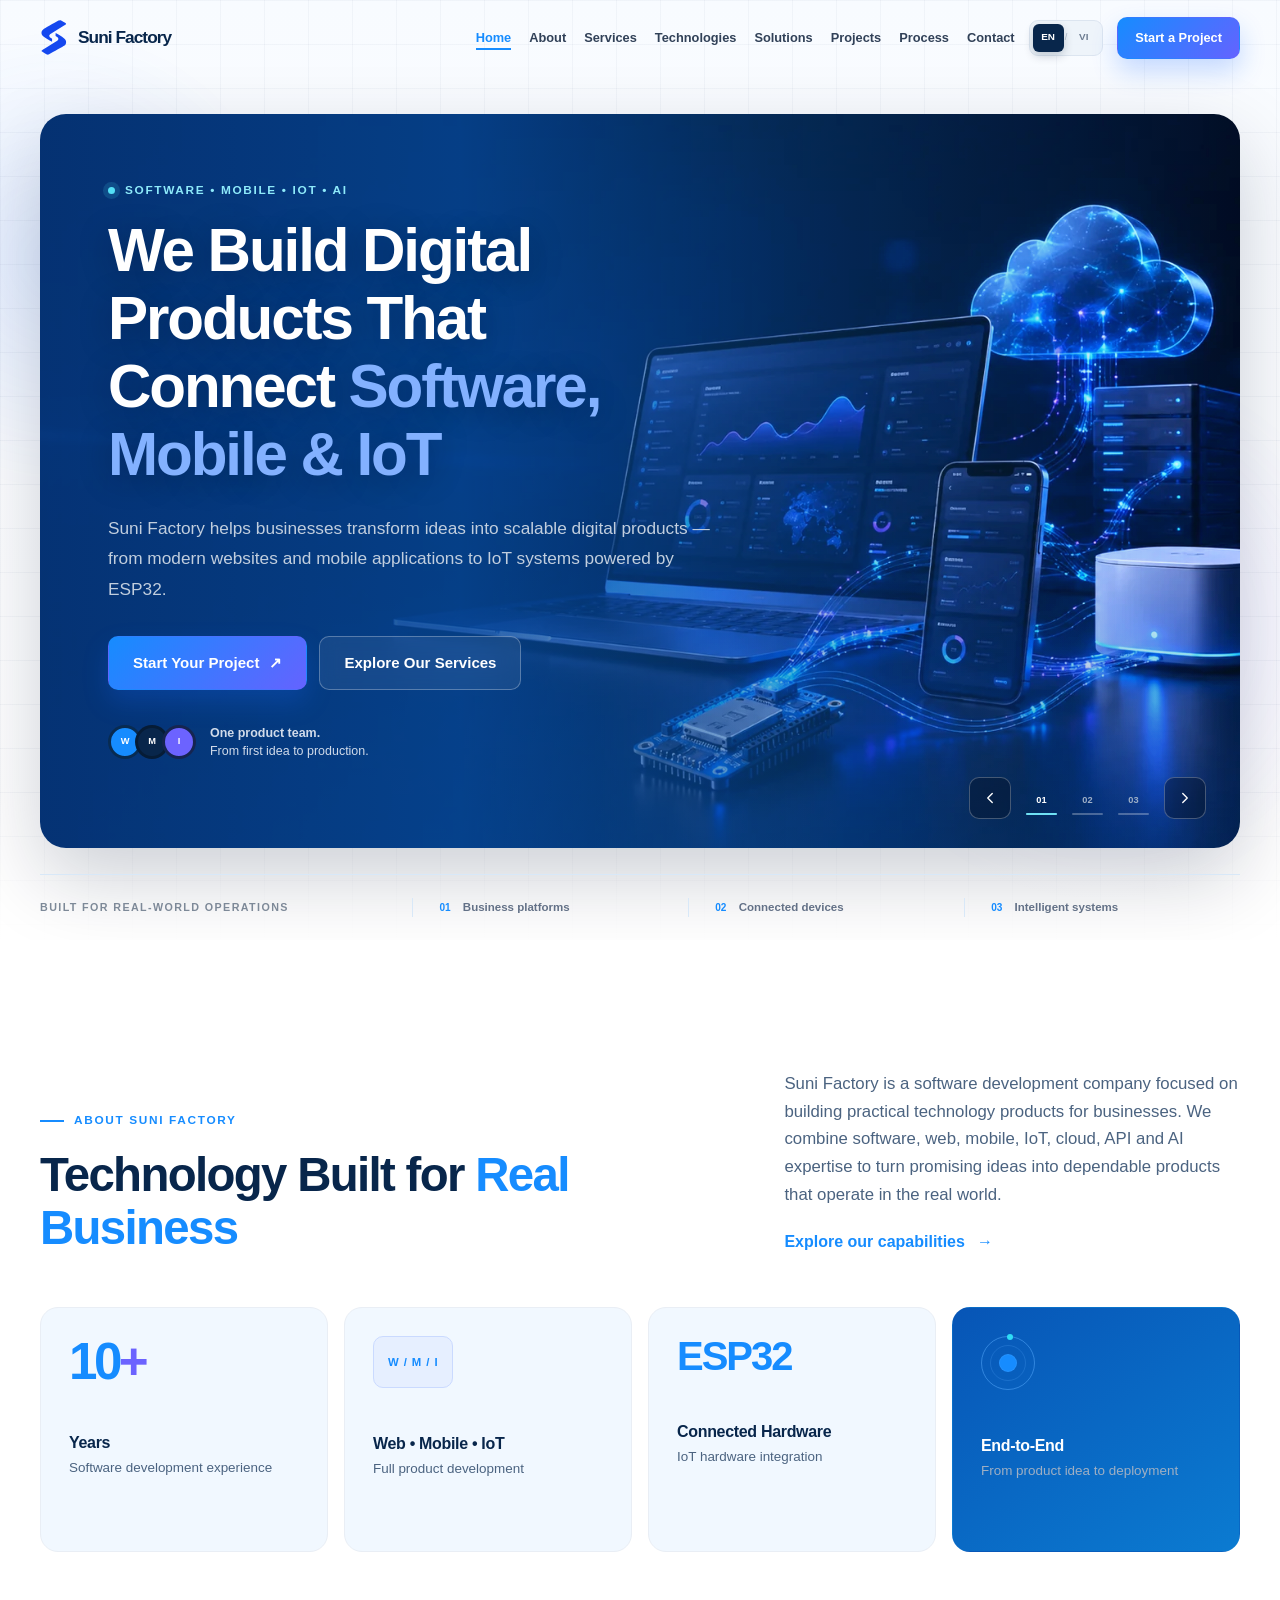
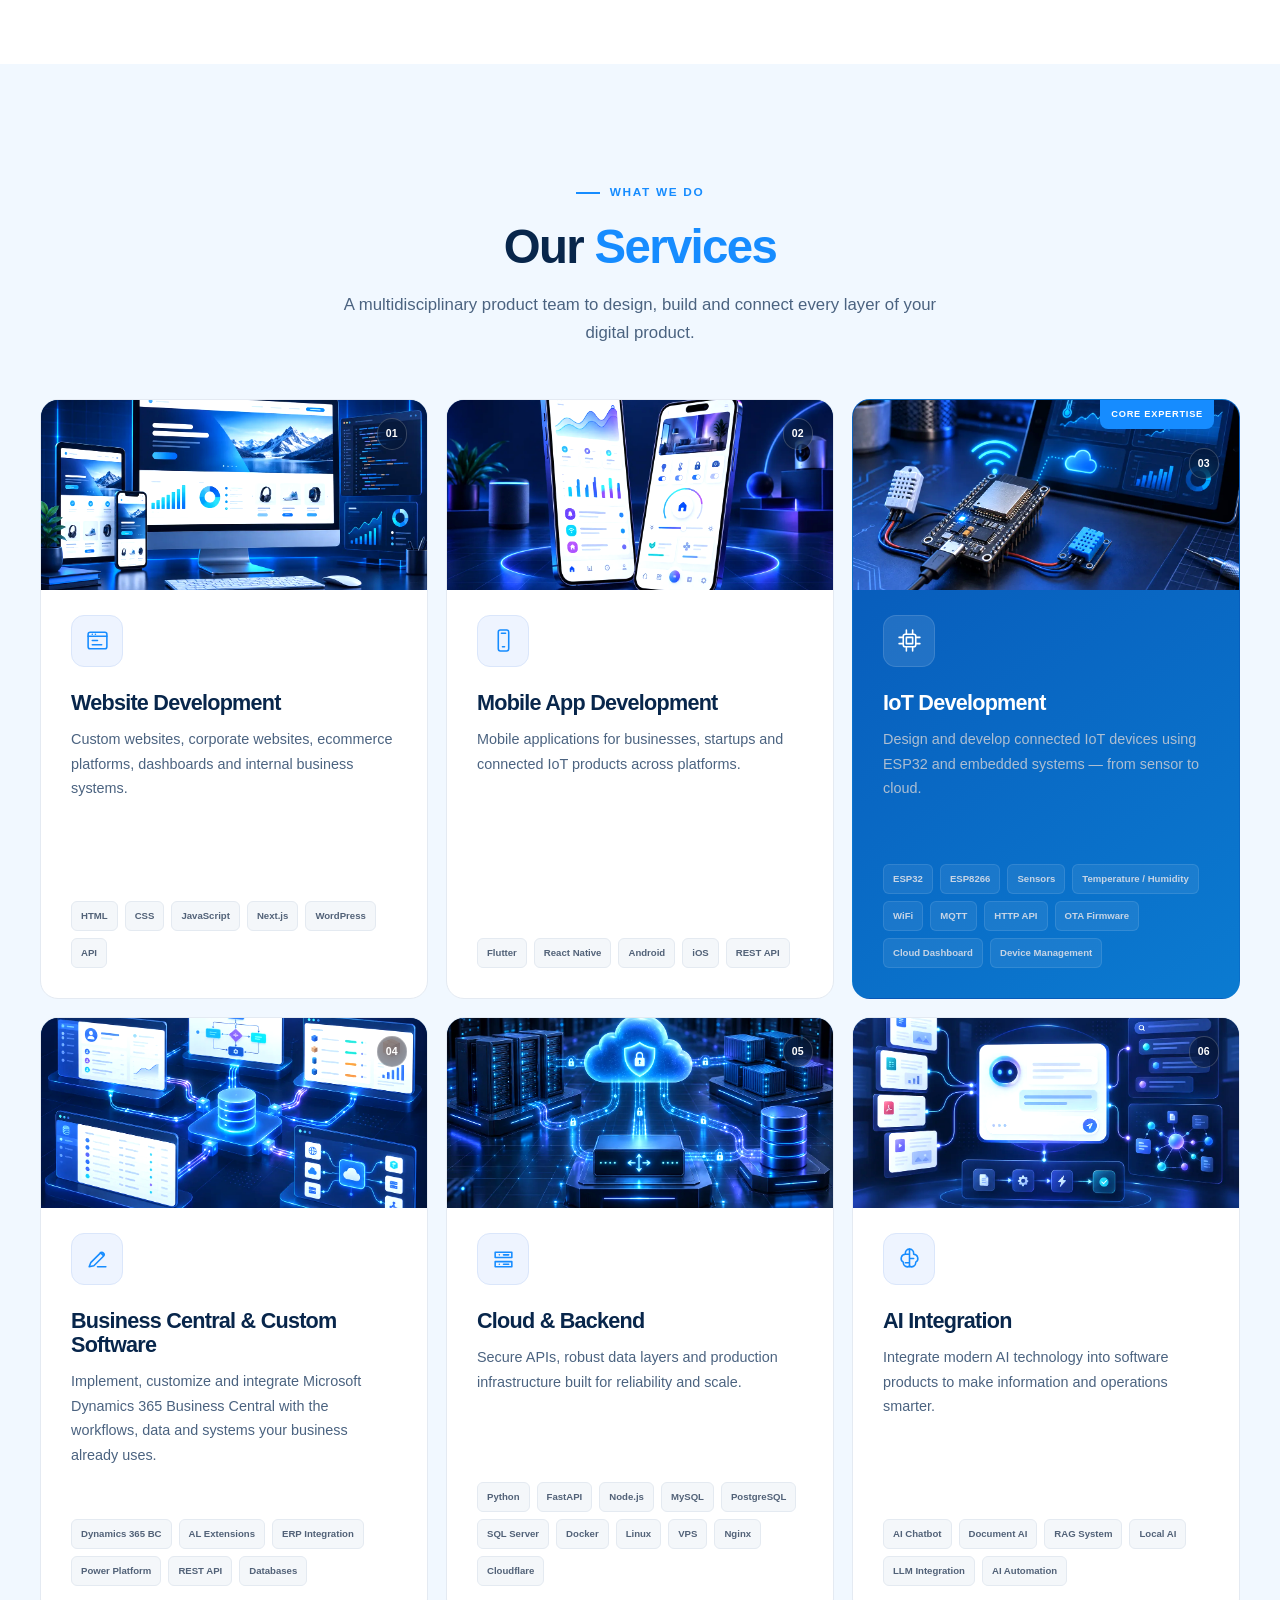
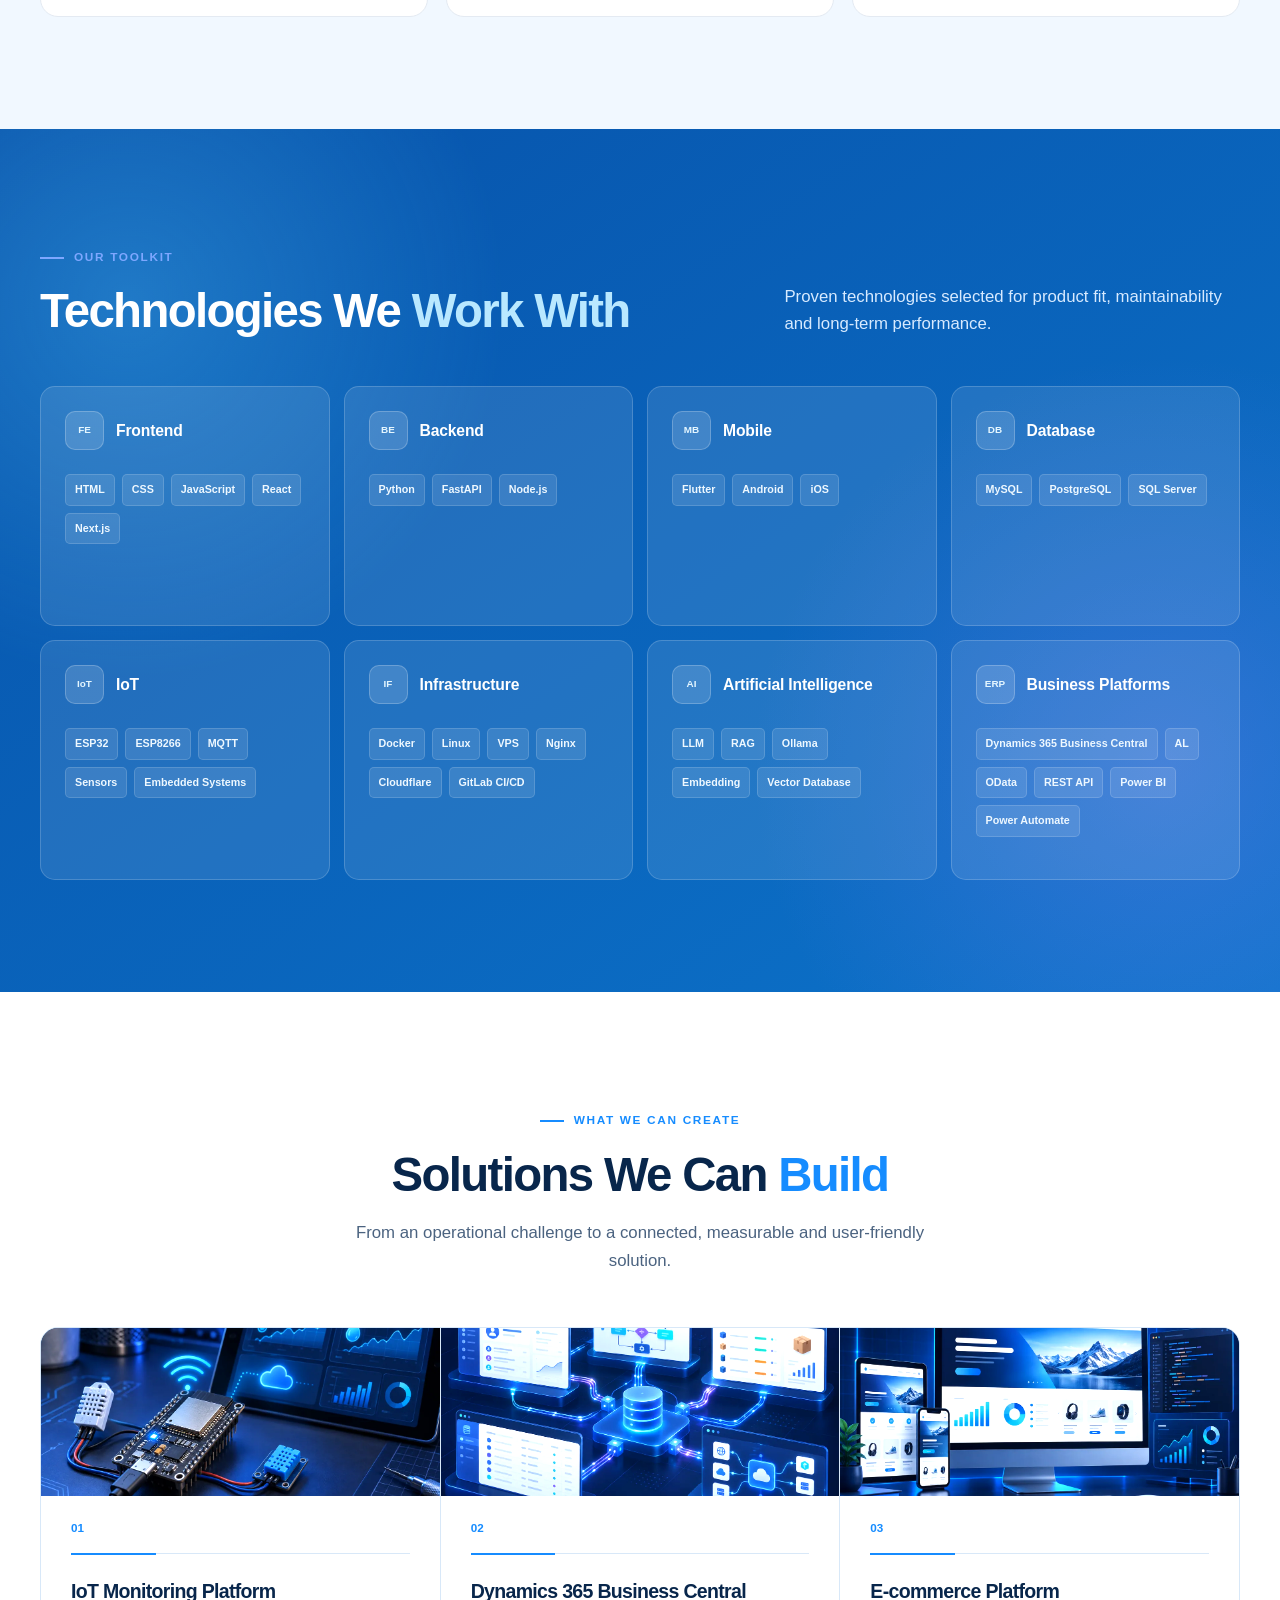
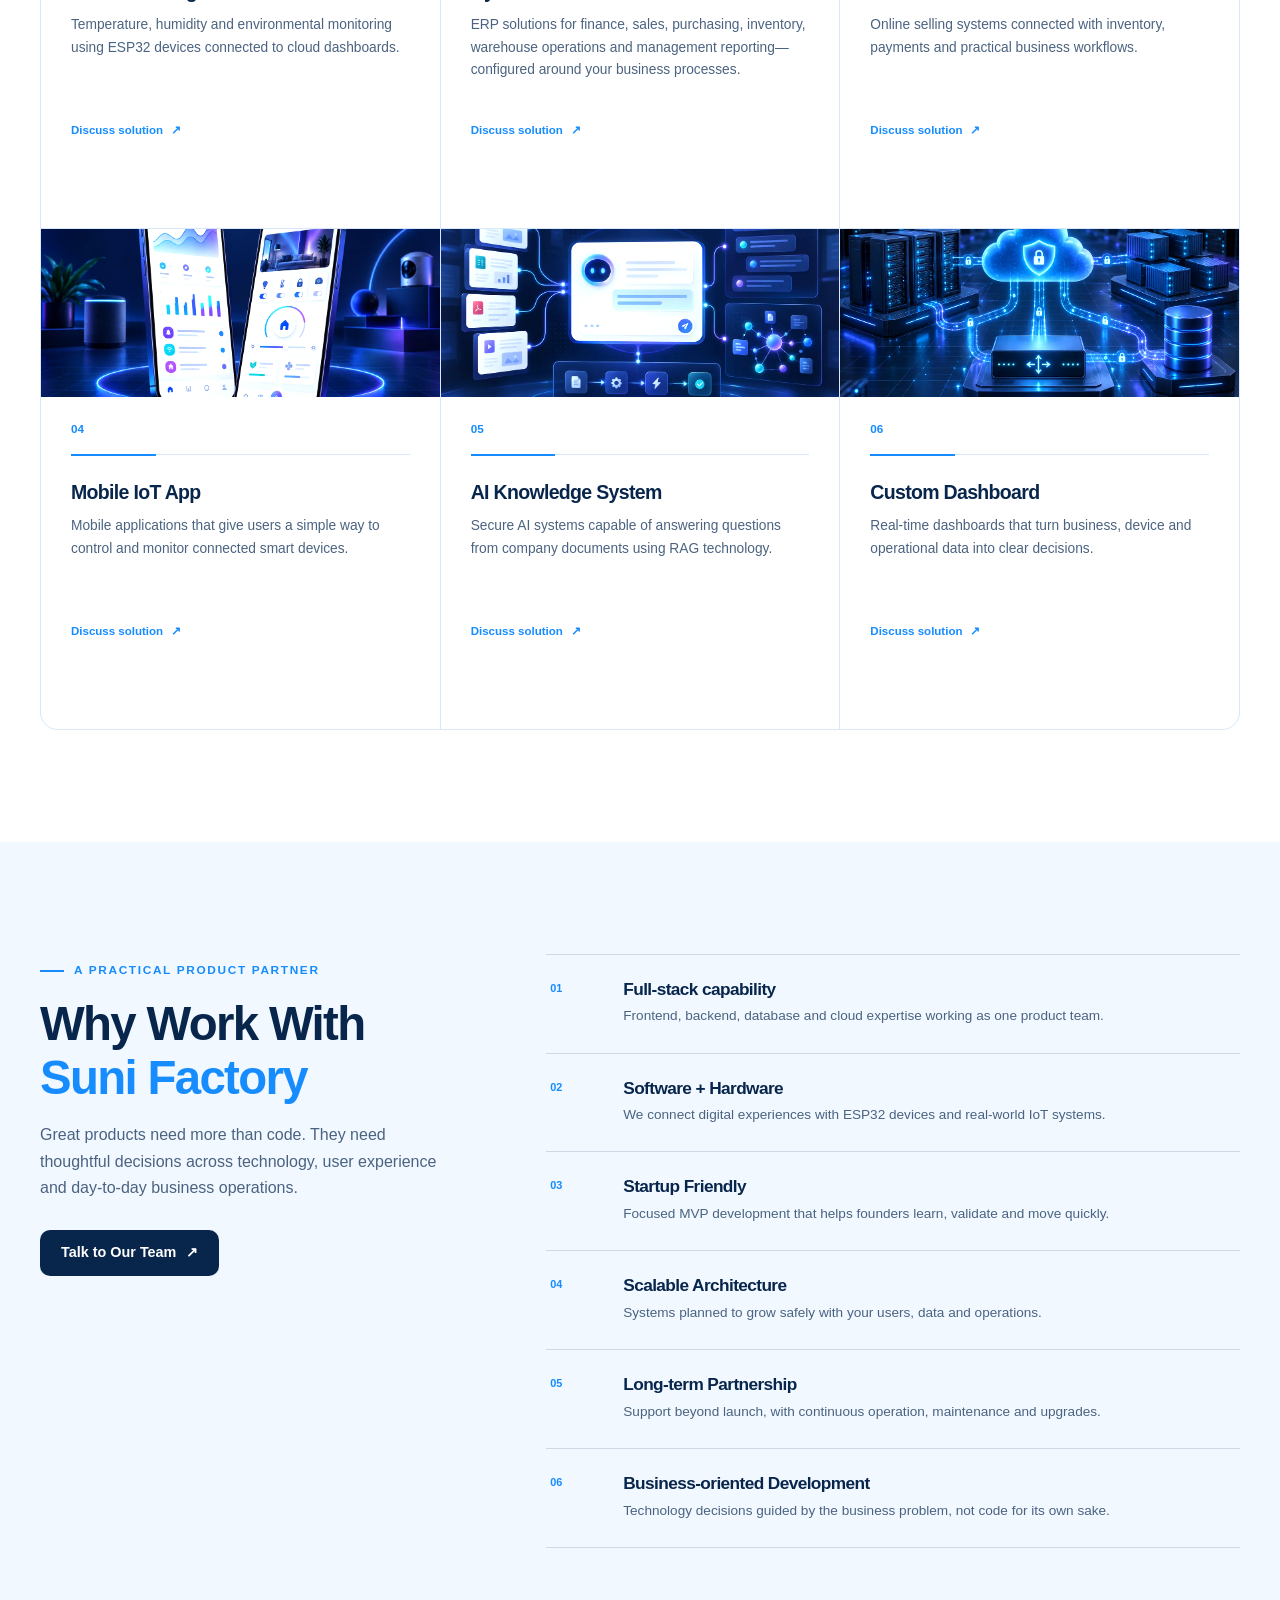
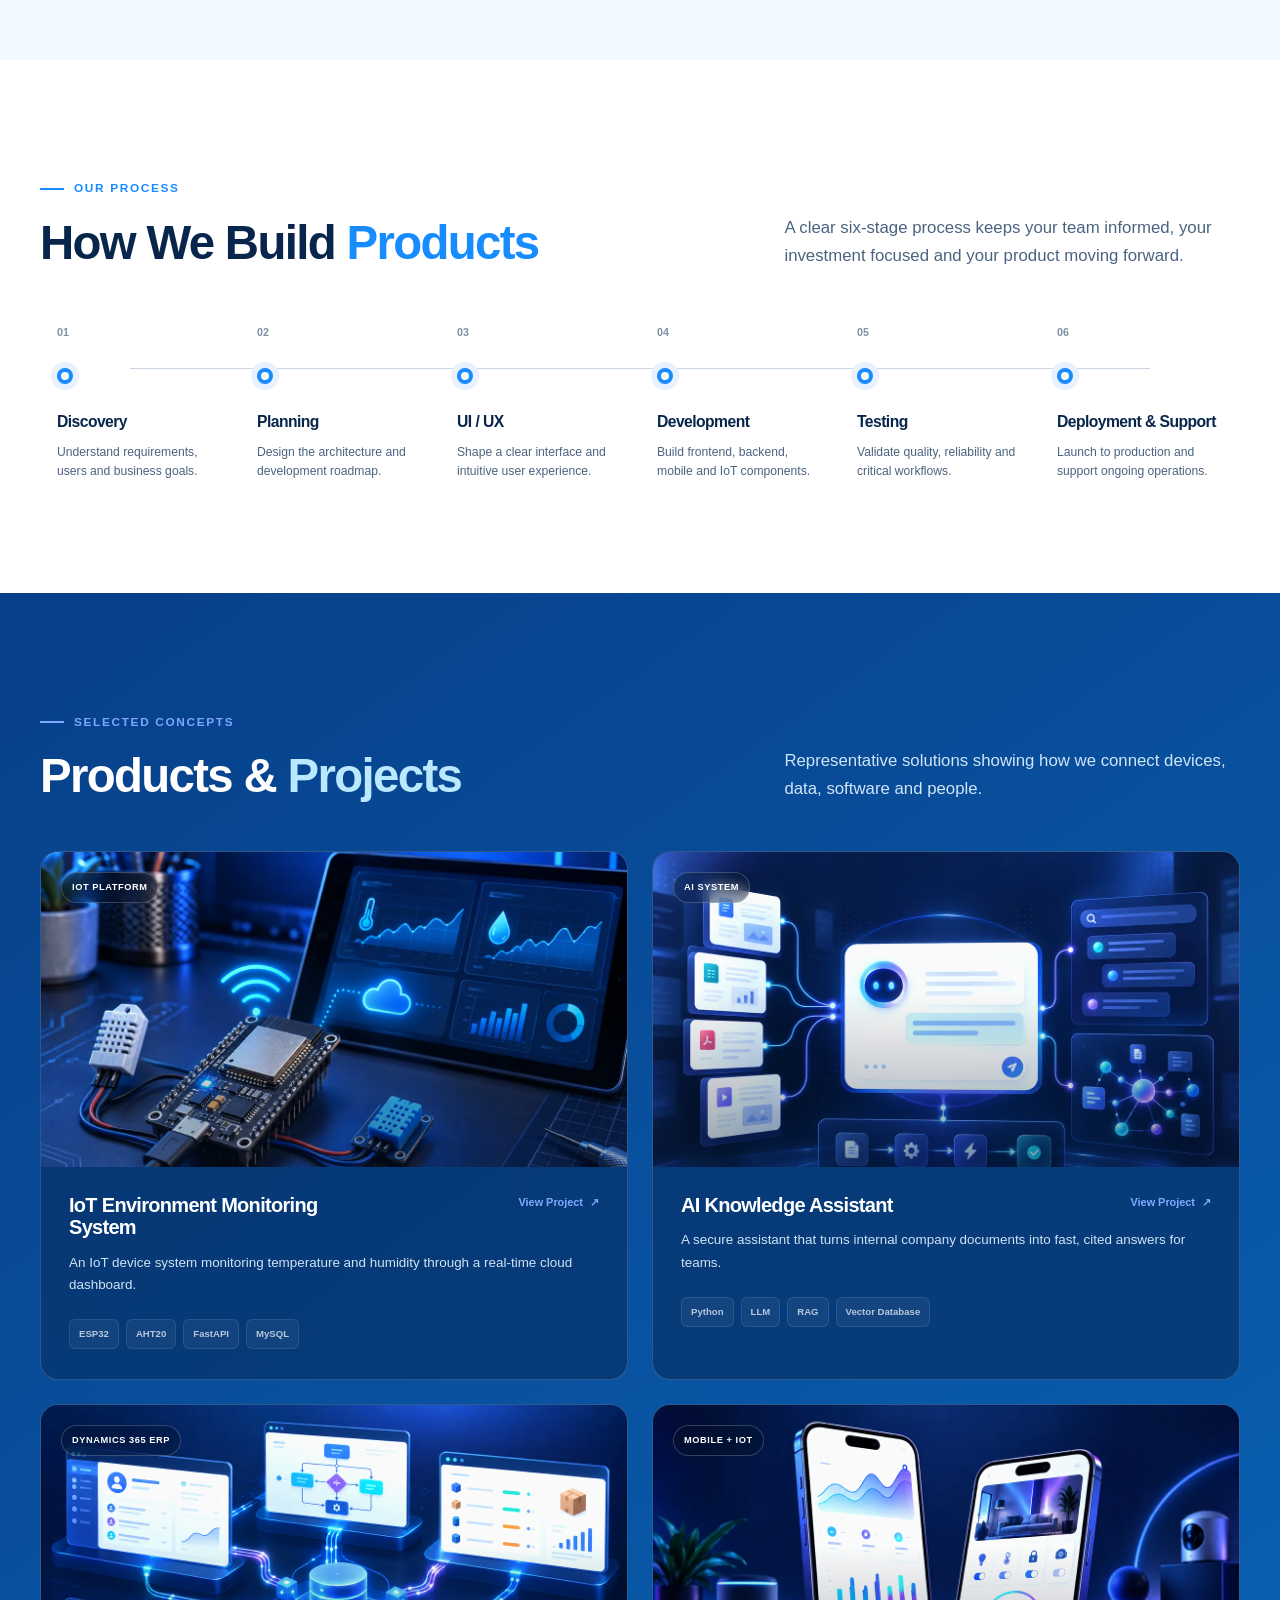
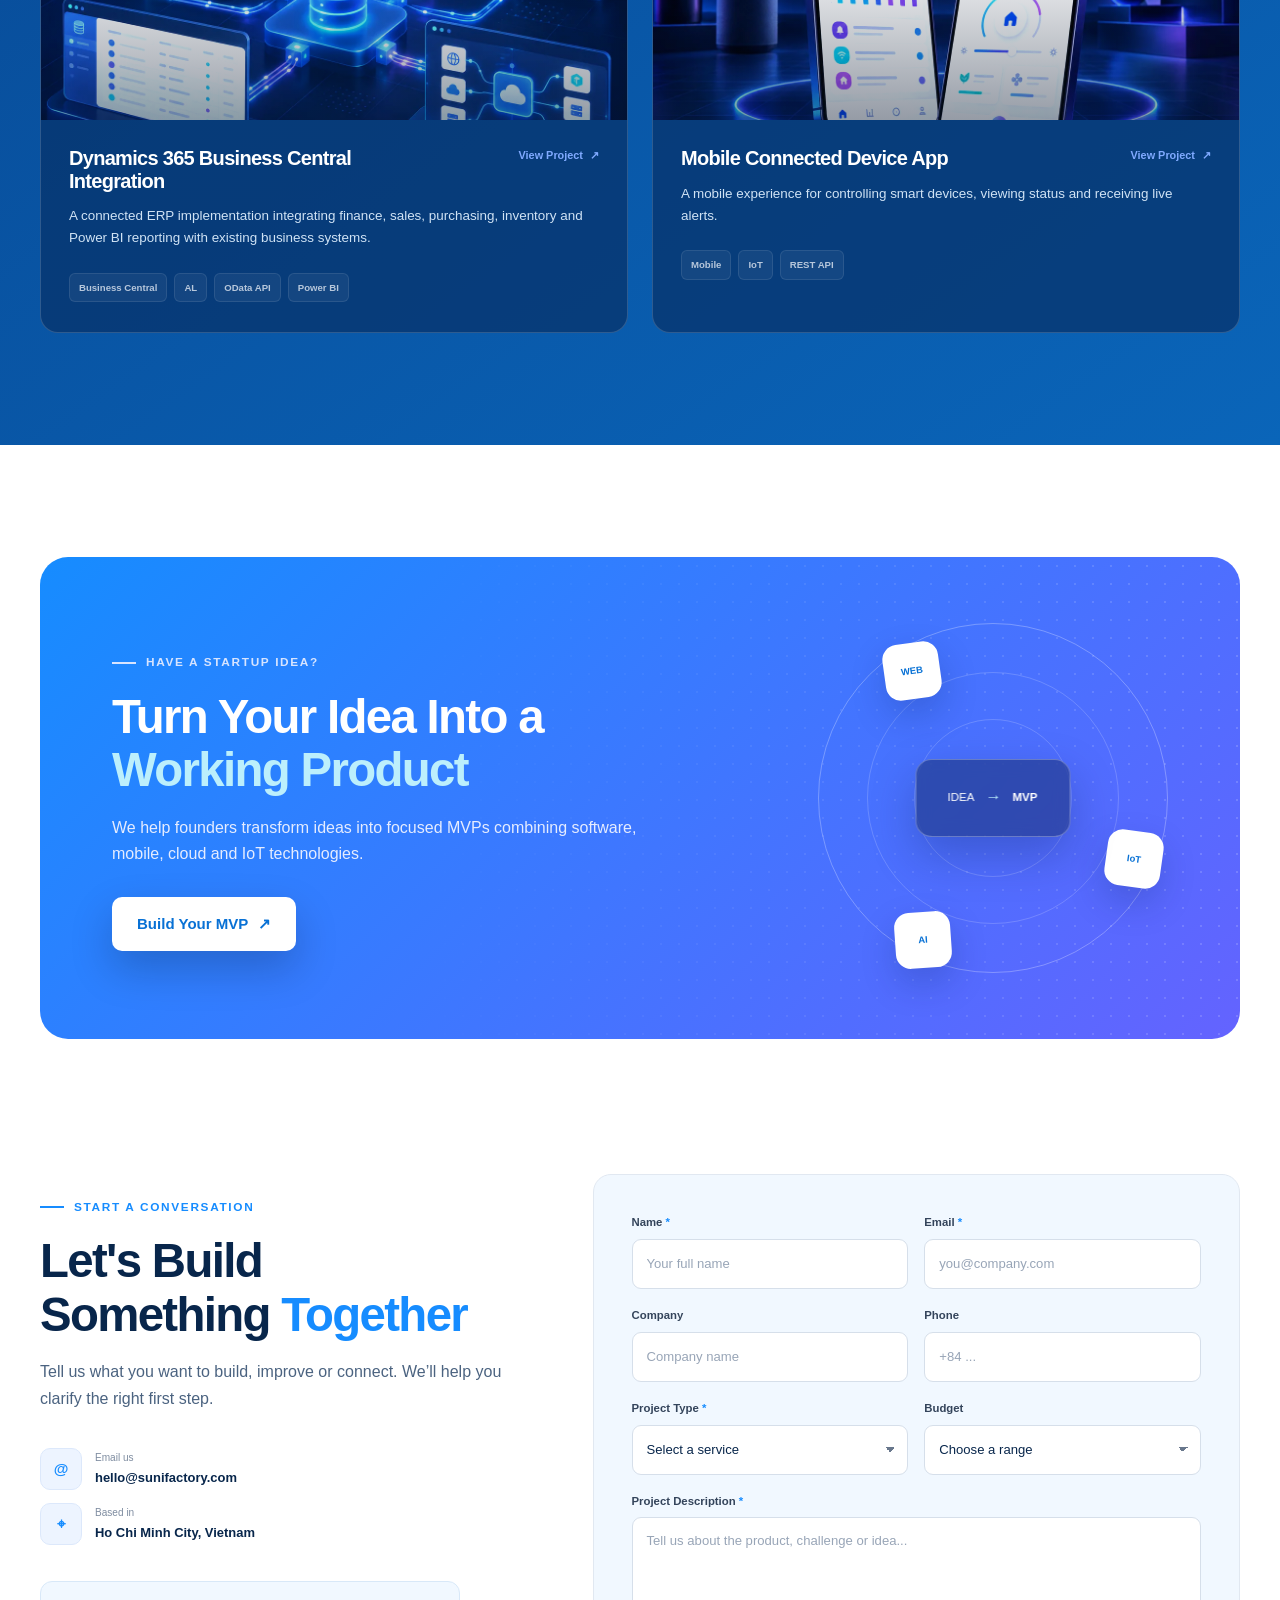
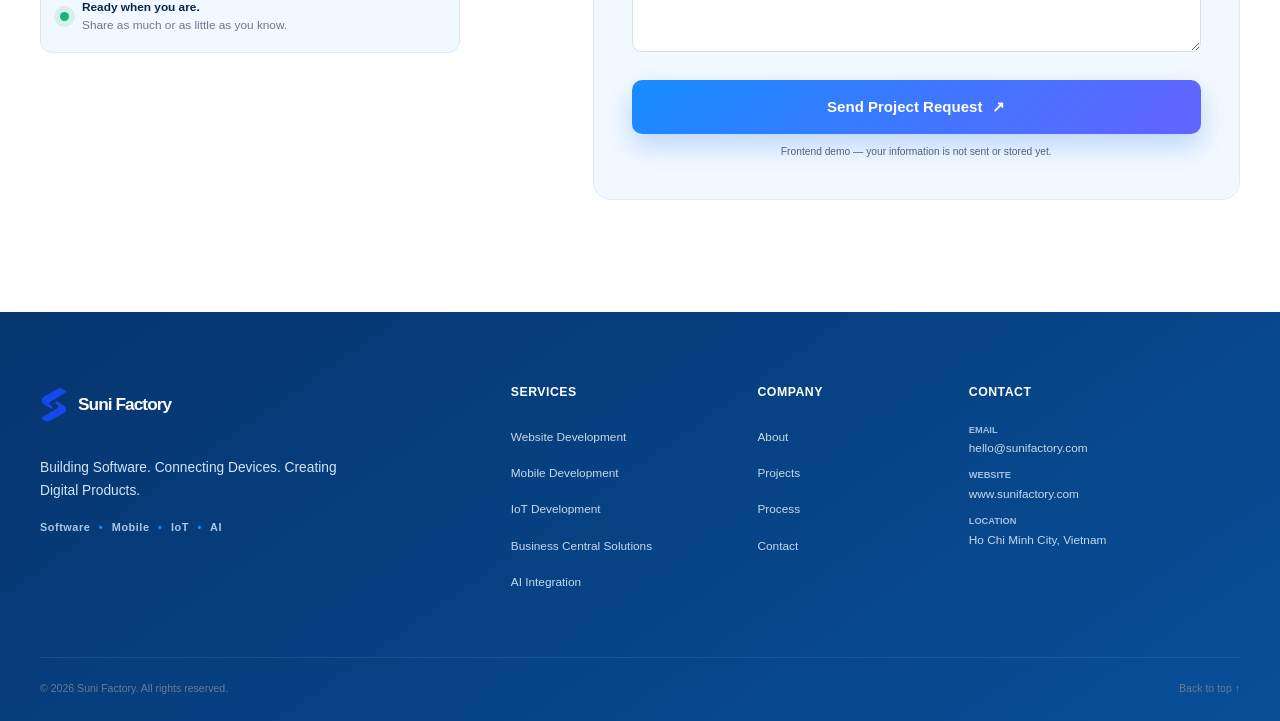
<file: index.html>
<!doctype html>
<html lang="en">
<head>
  <meta charset="utf-8">
  <meta name="viewport" content="width=device-width, initial-scale=1">
  <title>Suni Factory | Software, Mobile, IoT & AI Development</title>
  <meta name="description" content="Suni Factory is a software development company specializing in website development, mobile applications, custom software, AI integration and ESP32 IoT solutions.">
  <meta name="keywords" content="Suni Factory, software development, website development, mobile app, IoT, ESP32, custom software, AI integration, Vietnam software company">
  <meta name="author" content="Suni Factory">
  <meta name="robots" content="index, follow">
  <meta name="theme-color" content="#0b64c9">

  <meta property="og:type" content="website">
  <meta property="og:site_name" content="Suni Factory">
  <meta property="og:title" content="Suni Factory | Software, Mobile, IoT & AI Development">
  <meta property="og:description" content="We build scalable digital products that connect software, mobile, cloud and IoT.">
  <meta property="og:url" content="https://www.sunifactory.com/">
  <meta property="og:locale" content="en_US">
  <meta property="og:locale:alternate" content="vi_VN">

  <!-- Browser tab icon -->
  <link rel="icon" href="./assets/images/favicon.svg?v=20260922-2" type="image/svg+xml">
  <link rel="shortcut icon" href="./assets/images/favicon.svg?v=20260922-2" type="image/svg+xml">

  <!-- Keep first paint self-contained so privacy extensions cannot block the site font. -->
  <link rel="preload" href="./assets/images/banner-connected-products.webp" as="image" type="image/webp">
  <link rel="stylesheet" href="./css/style.css?v=20260923-1">
  <script src="./js/main.js?v=20260923-1" defer></script>
</head>

<body>
  <a class="skip-link" href="#main-content">Skip to main content</a>

  <!-- Header / Navigation -->
  <header class="site-header" id="site-header">
    <div class="container nav-wrap">
      <a class="brand" href="#home" aria-label="Suni Factory home">
        <img class="brand-symbol" src="./assets/images/suni-factory-symbol.svg" alt="" width="31" height="40">
        <span class="brand-wordmark">Suni Factory</span>
      </a>

      <button class="menu-toggle" type="button" aria-expanded="false" aria-controls="primary-navigation" aria-label="Open navigation menu">
        <span></span><span></span><span></span>
      </button>

      <nav class="primary-nav" id="primary-navigation" aria-label="Primary navigation">
        <ul>
          <li><a href="#home">Home</a></li>
          <li><a href="#about">About</a></li>
          <li><a href="#services">Services</a></li>
          <li><a href="#technologies">Technologies</a></li>
          <li><a href="#solutions">Solutions</a></li>
          <li><a href="#projects">Projects</a></li>
          <li><a href="#process">Process</a></li>
          <li><a href="#contact">Contact</a></li>
        </ul>
        <div class="language-switcher" role="group" aria-label="Language selector">
          <button type="button" data-language="en" aria-label="Switch to English" aria-pressed="true">EN</button>
          <span aria-hidden="true">/</span>
          <button type="button" data-language="vi" aria-label="Switch to Vietnamese" aria-pressed="false">VI</button>
        </div>
        <a class="button button-primary nav-cta" href="#contact">Start a Project</a>
      </nav>
      <span class="sr-only" id="language-status" aria-live="polite"></span>
    </div>
  </header>

  <main id="main-content">
    <!-- Hero -->
    <section class="hero section" id="home">
      <div class="hero-glow hero-glow-one" aria-hidden="true"></div>
      <div class="hero-glow hero-glow-two" aria-hidden="true"></div>
      <div class="container hero-slider" data-hero-slider aria-roledescription="carousel" aria-label="Homepage banner carousel">
        <div class="hero-viewport" tabindex="0">
          <div class="hero-track">
            <article class="hero-slide hero-grid image-banner is-active" aria-label="Slide 1 of 3">
              <img class="hero-banner-image" src="./assets/images/banner-connected-products.webp" alt="Connected software, mobile, cloud and IoT product ecosystem" width="1600" height="900" fetchpriority="high">
              <span class="hero-banner-overlay" aria-hidden="true"></span>
        <div class="hero-copy reveal">
          <div class="eyebrow"><span></span> Software • Mobile • IoT • AI</div>
          <h1>We Build Digital Products That Connect <span>Software, Mobile & IoT</span></h1>
          <p class="hero-lead">Suni Factory helps businesses transform ideas into scalable digital products — from modern websites and mobile applications to IoT systems powered by ESP32.</p>
          <div class="hero-actions">
            <a class="button button-primary button-large" href="#contact">Start Your Project <span aria-hidden="true">↗</span></a>
            <a class="button button-secondary button-large" href="#services">Explore Our Services</a>
          </div>
          <div class="hero-proof" aria-label="Suni Factory values">
            <div class="proof-avatars" aria-hidden="true"><span>W</span><span>M</span><span>I</span></div>
            <p><strong>One product team.</strong><br>From first idea to production.</p>
          </div>
        </div>

        <!-- CSS-built product ecosystem visual; no external image dependency. -->
        <div class="product-visual reveal" aria-label="Connected product ecosystem illustration">
          <div class="visual-grid" aria-hidden="true"></div>
          <svg class="connection-map" viewBox="0 0 620 540" aria-hidden="true">
            <path d="M188 134 C258 134 244 255 318 255"></path>
            <path d="M451 91 C451 171 388 176 362 232"></path>
            <path d="M470 380 C404 380 412 296 363 278"></path>
            <path d="M170 434 C225 434 240 333 307 286"></path>
            <circle cx="318" cy="255" r="4"></circle>
            <circle cx="451" cy="91" r="4"></circle>
            <circle cx="470" cy="380" r="4"></circle>
            <circle cx="170" cy="434" r="4"></circle>
          </svg>

          <div class="visual-card dashboard-card">
            <div class="card-topline">
              <div class="mini-logo"><i></i><i></i><i></i></div>
              <span>Live operations</span>
              <b><i></i> Online</b>
            </div>
            <div class="dashboard-body">
              <div class="dash-side"><span></span><span></span><span></span><span></span></div>
              <div class="dash-main">
                <div class="metric-row">
                  <div><small>Active devices</small><strong>128</strong><em>+12%</em></div>
                  <div><small>Uptime</small><strong>99.9%</strong><em>Stable</em></div>
                </div>
                <div class="chart" aria-hidden="true">
                  <span style="--h: 34%"></span><span style="--h: 51%"></span><span style="--h: 43%"></span><span style="--h: 72%"></span><span style="--h: 60%"></span><span style="--h: 88%"></span><span style="--h: 76%"></span>
                </div>
              </div>
            </div>
          </div>

          <div class="visual-card phone-card">
            <div class="phone-notch"></div>
            <div class="phone-head"><span>Device</span><i></i></div>
            <div class="temperature"><small>Temperature</small><strong>24.8<sup>°C</sup></strong><span>Optimal</span></div>
            <div class="phone-controls"><span><i></i>Auto</span><span><i></i>Fan</span></div>
          </div>

          <div class="visual-card device-card">
            <div class="device-chip"><span>ESP32</span><i></i></div>
            <div>
              <small>Edge device</small>
              <strong>Sensor Node 01</strong>
              <span class="status"><i></i> Connected</span>
            </div>
          </div>

          <div class="visual-card cloud-card">
            <svg viewBox="0 0 24 24" aria-hidden="true"><path d="M7 18h10a4 4 0 0 0 .6-7.95A6 6 0 0 0 6.2 8.4 4.8 4.8 0 0 0 7 18Z"></path></svg>
            <div><small>Cloud API</small><strong>Healthy</strong></div>
            <span>42ms</span>
          </div>

          <div class="visual-core"><span>API</span><i></i></div>
          <div class="floating-label label-one"><i></i> MQTT stream</div>
          <div class="floating-label label-two"><i></i> Encrypted</div>
        </div>
            </article>

            <article class="hero-slide hero-grid image-banner" aria-label="Slide 2 of 3" aria-hidden="true" inert>
              <img class="hero-banner-image" src="./assets/images/banner-iot-platform.webp" alt="ESP32 devices and environmental sensors connected to a smart factory cloud platform" width="1600" height="900" loading="lazy">
              <span class="hero-banner-overlay" aria-hidden="true"></span>
              <div class="hero-copy">
                <div class="eyebrow"><span></span> Connected IoT, built end to end</div>
                <h2 class="hero-title">From Sensor Data to <span>Actionable Insight</span></h2>
                <p class="hero-lead">We design ESP32 devices, reliable APIs and real-time dashboards as one connected system — ready for monitoring, control and scale.</p>
                <div class="hero-actions">
                  <a class="button button-primary button-large" href="#solutions">Explore IoT Solutions <span aria-hidden="true">↗</span></a>
                  <a class="button button-secondary button-large" href="#contact">Start an IoT Project</a>
                </div>
                <div class="hero-proof" aria-label="IoT delivery value">
                  <div class="proof-avatars proof-icons" aria-hidden="true"><span>01</span><span>02</span><span>03</span></div>
                  <p><strong>Device to dashboard.</strong><br>One team for every connected layer.</p>
                </div>
              </div>

              <div class="hero-scene iot-hero-scene" aria-label="IoT monitoring system illustration">
                <div class="scene-orbit" aria-hidden="true"></div>
                <svg class="scene-connections" viewBox="0 0 620 540" aria-hidden="true">
                  <path d="M135 380 C210 365 217 270 302 267"></path>
                  <path d="M447 103 C430 184 389 210 352 245"></path>
                  <path d="M478 404 C423 363 404 306 360 280"></path>
                </svg>
                <div class="iot-platform-card">
                  <div class="iot-platform-head"><span><i></i> Environment overview</span><b>LIVE</b></div>
                  <div class="iot-platform-body">
                    <div class="iot-metric"><small>Temperature</small><strong>24.8<sup>°C</sup></strong><em>Normal</em></div>
                    <div class="iot-metric"><small>Humidity</small><strong>62<sup>%</sup></strong><em>Optimal</em></div>
                    <svg class="iot-line-chart" viewBox="0 0 260 90" aria-hidden="true">
                      <path d="M0 66 C24 65 29 42 53 47 S87 73 111 53 145 31 165 41 196 60 218 31 242 22 260 26"></path>
                      <path class="area" d="M0 66 C24 65 29 42 53 47 S87 73 111 53 145 31 165 41 196 60 218 31 242 22 260 26 V90 H0Z"></path>
                    </svg>
                    <div class="iot-time"><span>09:00</span><span>12:00</span><span>15:00</span><span>18:00</span></div>
                  </div>
                </div>
                <div class="iot-sensor-card">
                  <div class="sensor-board"><i></i><i></i><span>ESP32</span><b></b></div>
                  <div><small>Sensor Node 01</small><strong><i></i> Connected</strong></div>
                </div>
                <div class="scene-data-pill cloud-sync"><i></i><span><small>Cloud sync</small><strong>Every 5 sec</strong></span></div>
                <div class="scene-data-pill mqtt-pill"><b>MQTT</b><span>Encrypted stream</span></div>
              </div>
            </article>

            <article class="hero-slide hero-grid image-banner" aria-label="Slide 3 of 3" aria-hidden="true" inert>
              <img class="hero-banner-image" src="./assets/images/banner-ai-workflows.webp" alt="AI knowledge assistant connected to secure company documents and workflows" width="1600" height="900" loading="lazy">
              <span class="hero-banner-overlay" aria-hidden="true"></span>
              <div class="hero-copy">
                <div class="eyebrow"><span></span> Practical AI for growing teams</div>
                <h2 class="hero-title">Turn Business Knowledge Into <span>Smarter Workflows</span></h2>
                <p class="hero-lead">Bring secure AI assistants, document intelligence and automation into the software your team already uses.</p>
                <div class="hero-actions">
                  <a class="button button-primary button-large" href="#services">Explore AI Integration <span aria-hidden="true">↗</span></a>
                  <a class="button button-secondary button-large" href="#contact">Discuss Your Use Case</a>
                </div>
                <div class="hero-proof" aria-label="AI delivery value">
                  <div class="proof-avatars proof-icons" aria-hidden="true"><span>AI</span><span>RAG</span><span>API</span></div>
                  <p><strong>Useful, secure and grounded.</strong><br>AI designed around real company data.</p>
                </div>
              </div>

              <div class="hero-scene ai-hero-scene" aria-label="AI knowledge assistant illustration">
                <div class="scene-orbit" aria-hidden="true"></div>
                <div class="ai-assistant-card">
                  <div class="assistant-head">
                    <span class="assistant-brand"><img src="./assets/images/suni-factory-symbol.svg" alt=""> Suni AI</span>
                    <span class="assistant-secure"><i></i> Private workspace</span>
                  </div>
                  <div class="assistant-body">
                    <div class="assistant-message user-message"><span>How do we onboard a new client?</span><i>JD</i></div>
                    <div class="assistant-message ai-response"><i>AI</i><div><p>Here is the verified onboarding process from your company knowledge base.</p><b></b><b></b><b></b><small>✓ 3 company sources</small></div></div>
                    <div class="assistant-input"><span>Ask your knowledge base...</span><button type="button" tabindex="-1" aria-hidden="true">↑</button></div>
                  </div>
                </div>
                <div class="knowledge-card knowledge-one"><span>PDF</span><div><strong>Operations Manual</strong><small>128 pages • Indexed</small></div><i>✓</i></div>
                <div class="knowledge-card knowledge-two"><span>DOC</span><div><strong>Company Policies</strong><small>Updated today</small></div><i>✓</i></div>
                <div class="automation-card"><span>AI automation</span><strong><i></i> 24 workflows active</strong></div>
              </div>
            </article>
          </div>
        </div>

        <div class="hero-slider-controls" aria-label="Banner navigation">
          <button class="slider-arrow" type="button" data-slide-prev aria-label="Previous banner">
            <svg viewBox="0 0 24 24" aria-hidden="true"><path d="m15 18-6-6 6-6"></path></svg>
          </button>
          <div class="slider-dots">
            <button class="slider-dot active" type="button" data-slide-to="0" aria-label="Go to slide 1" aria-current="true"><span>01</span></button>
            <button class="slider-dot" type="button" data-slide-to="1" aria-label="Go to slide 2"><span>02</span></button>
            <button class="slider-dot" type="button" data-slide-to="2" aria-label="Go to slide 3"><span>03</span></button>
          </div>
          <button class="slider-arrow" type="button" data-slide-next aria-label="Next banner">
            <svg viewBox="0 0 24 24" aria-hidden="true"><path d="m9 18 6-6-6-6"></path></svg>
          </button>
        </div>
        <p class="sr-only" id="hero-slider-status" aria-live="polite">Slide 1 of 3</p>
      </div>
      <div class="container client-strip reveal" aria-label="Core delivery capabilities">
        <span>BUILT FOR REAL-WORLD OPERATIONS</span>
        <div><b>01</b> Business platforms</div>
        <div><b>02</b> Connected devices</div>
        <div><b>03</b> Intelligent systems</div>
      </div>
    </section>

    <!-- Company Introduction -->
    <section class="section intro" id="about">
      <div class="container">
        <div class="section-heading split-heading reveal">
          <div>
            <span class="section-kicker">About Suni Factory</span>
            <h2>Technology Built for <span>Real Business</span></h2>
          </div>
          <div>
            <p>Suni Factory is a software development company focused on building practical technology products for businesses. We combine software, web, mobile, IoT, cloud, API and AI expertise to turn promising ideas into dependable products that operate in the real world.</p>
            <a class="text-link" href="#services">Explore our capabilities <span aria-hidden="true">→</span></a>
          </div>
        </div>

        <div class="stats-grid">
          <article class="stat-card reveal">
            <span class="stat-number">10<span>+</span></span>
            <h3>Years</h3>
            <p>Software development experience</p>
          </article>
          <article class="stat-card reveal">
            <span class="stat-icon">W / M / I</span>
            <h3>Web • Mobile • IoT</h3>
            <p>Full product development</p>
          </article>
          <article class="stat-card reveal">
            <span class="stat-number word">ESP32</span>
            <h3>Connected Hardware</h3>
            <p>IoT hardware integration</p>
          </article>
          <article class="stat-card dark reveal">
            <span class="stat-orbit" aria-hidden="true"><i></i></span>
            <h3>End-to-End</h3>
            <p>From product idea to deployment</p>
          </article>
        </div>
      </div>
    </section>

    <!-- Services -->
    <section class="section services" id="services">
      <div class="container">
        <div class="section-heading centered reveal">
          <span class="section-kicker">What we do</span>
          <h2>Our <span>Services</span></h2>
          <p>A multidisciplinary product team to design, build and connect every layer of your digital product.</p>
        </div>

        <div class="services-grid">
          <article class="service-card reveal">
            <div class="service-media">
              <img src="./assets/images/module-website-development.webp" alt="Modern responsive website, ecommerce and analytics platform" width="1200" height="800" loading="lazy">
            </div>
            <div class="service-icon">
              <svg viewBox="0 0 24 24" aria-hidden="true"><rect x="3" y="4" width="18" height="16" rx="2"></rect><path d="M3 8h18M7 6h.01M10 6h.01M7 12h5M7 16h9"></path></svg>
            </div>
            <span class="card-index">01</span>
            <h3>Website Development</h3>
            <p>Custom websites, corporate websites, ecommerce platforms, dashboards and internal business systems.</p>
            <ul class="tag-list" aria-label="Website development technologies">
              <li>HTML</li><li>CSS</li><li>JavaScript</li><li>Next.js</li><li>WordPress</li><li>API</li>
            </ul>
          </article>

          <article class="service-card reveal">
            <div class="service-media">
              <img src="./assets/images/module-mobile-development.webp" alt="Business mobile applications with analytics and connected device controls" width="1200" height="800" loading="lazy">
            </div>
            <div class="service-icon">
              <svg viewBox="0 0 24 24" aria-hidden="true"><rect x="7" y="2" width="10" height="20" rx="2"></rect><path d="M10 5h4M11 18h2"></path></svg>
            </div>
            <span class="card-index">02</span>
            <h3>Mobile App Development</h3>
            <p>Mobile applications for businesses, startups and connected IoT products across platforms.</p>
            <ul class="tag-list" aria-label="Mobile development technologies">
              <li>Flutter</li><li>React Native</li><li>Android</li><li>iOS</li><li>REST API</li>
            </ul>
          </article>

          <article class="service-card featured reveal">
            <div class="service-media">
              <img src="./assets/images/module-iot-development.webp" alt="Connected microcontroller, environmental sensors and cloud monitoring dashboard" width="1200" height="800" loading="lazy">
            </div>
            <div class="featured-label">Core expertise</div>
            <div class="service-icon">
              <svg viewBox="0 0 24 24" aria-hidden="true"><rect x="6" y="6" width="12" height="12" rx="2"></rect><path d="M9 9h6v6H9zM9 2v4M15 2v4M9 18v4M15 18v4M2 9h4M2 15h4M18 9h4M18 15h4"></path></svg>
            </div>
            <span class="card-index">03</span>
            <h3>IoT Development</h3>
            <p>Design and develop connected IoT devices using ESP32 and embedded systems — from sensor to cloud.</p>
            <ul class="tag-list" aria-label="IoT development capabilities">
              <li>ESP32</li><li>ESP8266</li><li>Sensors</li><li>Temperature / Humidity</li><li>WiFi</li><li>MQTT</li><li>HTTP API</li><li>OTA Firmware</li><li>Cloud Dashboard</li><li>Device Management</li>
            </ul>
          </article>

          <article class="service-card reveal">
            <div class="service-media">
              <img src="./assets/images/module-custom-software.webp" alt="Connected business management, inventory and workflow automation system" width="1200" height="800" loading="lazy">
            </div>
            <div class="service-icon">
              <svg viewBox="0 0 24 24" aria-hidden="true"><path d="m14.7 6.3 3 3M4 20l4.5-1 9.2-9.2a2.1 2.1 0 0 0-3-3L5.5 16 4 20Z"></path><path d="M12 20h8"></path></svg>
            </div>
            <span class="card-index">04</span>
            <h3>Business Central & Custom Software</h3>
            <p>Implement, customize and integrate Microsoft Dynamics 365 Business Central with the workflows, data and systems your business already uses.</p>
            <ul class="tag-list" aria-label="Custom software examples">
              <li>Dynamics 365 BC</li><li>AL Extensions</li><li>ERP Integration</li><li>Power Platform</li><li>REST API</li><li>Databases</li>
            </ul>
          </article>

          <article class="service-card reveal">
            <div class="service-media">
              <img src="./assets/images/module-cloud-backend.webp" alt="Secure cloud infrastructure with servers, containers, APIs and databases" width="1200" height="800" loading="lazy">
            </div>
            <div class="service-icon">
              <svg viewBox="0 0 24 24" aria-hidden="true"><path d="M4 6h16v5H4zM4 15h16v5H4z"></path><path d="M8 8.5h.01M8 17.5h.01M12 8.5h5M12 17.5h5"></path></svg>
            </div>
            <span class="card-index">05</span>
            <h3>Cloud & Backend</h3>
            <p>Secure APIs, robust data layers and production infrastructure built for reliability and scale.</p>
            <ul class="tag-list" aria-label="Cloud and backend technologies">
              <li>Python</li><li>FastAPI</li><li>Node.js</li><li>MySQL</li><li>PostgreSQL</li><li>SQL Server</li><li>Docker</li><li>Linux</li><li>VPS</li><li>Nginx</li><li>Cloudflare</li>
            </ul>
          </article>

          <article class="service-card reveal">
            <div class="service-media">
              <img src="./assets/images/module-ai-integration.webp" alt="AI knowledge assistant connected to documents, search and automation workflows" width="1200" height="800" loading="lazy">
            </div>
            <div class="service-icon">
              <svg viewBox="0 0 24 24" aria-hidden="true"><path d="M12 3a4 4 0 0 0-4 4v1a4 4 0 0 0-2 7.46V16a4 4 0 0 0 6 3.46A4 4 0 0 0 18 16v-.54A4 4 0 0 0 16 8V7a4 4 0 0 0-4-4Z"></path><path d="M12 3v17M8 8h4M12 12h4M8 16h4"></path></svg>
            </div>
            <span class="card-index">06</span>
            <h3>AI Integration</h3>
            <p>Integrate modern AI technology into software products to make information and operations smarter.</p>
            <ul class="tag-list" aria-label="AI integration capabilities">
              <li>AI Chatbot</li><li>Document AI</li><li>RAG System</li><li>Local AI</li><li>LLM Integration</li><li>AI Automation</li>
            </ul>
          </article>
        </div>
      </div>
    </section>

    <!-- Technologies -->
    <section class="section technologies" id="technologies">
      <div class="container">
        <div class="section-heading split-heading compact reveal">
          <div>
            <span class="section-kicker light">Our toolkit</span>
            <h2>Technologies We <span>Work With</span></h2>
          </div>
          <p>Proven technologies selected for product fit, maintainability and long-term performance.</p>
        </div>

        <div class="technology-grid">
          <article class="technology-group reveal">
            <div class="tech-group-title"><span>FE</span><h3>Frontend</h3></div>
            <ul><li>HTML</li><li>CSS</li><li>JavaScript</li><li>React</li><li>Next.js</li></ul>
          </article>
          <article class="technology-group reveal">
            <div class="tech-group-title"><span>BE</span><h3>Backend</h3></div>
            <ul><li>Python</li><li>FastAPI</li><li>Node.js</li></ul>
          </article>
          <article class="technology-group reveal">
            <div class="tech-group-title"><span>MB</span><h3>Mobile</h3></div>
            <ul><li>Flutter</li><li>Android</li><li>iOS</li></ul>
          </article>
          <article class="technology-group reveal">
            <div class="tech-group-title"><span>DB</span><h3>Database</h3></div>
            <ul><li>MySQL</li><li>PostgreSQL</li><li>SQL Server</li></ul>
          </article>
          <article class="technology-group reveal">
            <div class="tech-group-title"><span>IoT</span><h3>IoT</h3></div>
            <ul><li>ESP32</li><li>ESP8266</li><li>MQTT</li><li>Sensors</li><li>Embedded Systems</li></ul>
          </article>
          <article class="technology-group reveal">
            <div class="tech-group-title"><span>IF</span><h3>Infrastructure</h3></div>
            <ul><li>Docker</li><li>Linux</li><li>VPS</li><li>Nginx</li><li>Cloudflare</li><li>GitLab CI/CD</li></ul>
          </article>
          <article class="technology-group reveal">
            <div class="tech-group-title"><span>AI</span><h3>Artificial Intelligence</h3></div>
            <ul><li>LLM</li><li>RAG</li><li>Ollama</li><li>Embedding</li><li>Vector Database</li></ul>
          </article>
          <article class="technology-group reveal">
            <div class="tech-group-title"><span>ERP</span><h3>Business Platforms</h3></div>
            <ul><li>Dynamics 365 Business Central</li><li>AL</li><li>OData</li><li>REST API</li><li>Power BI</li><li>Power Automate</li></ul>
          </article>
        </div>
      </div>
    </section>

    <!-- Solutions -->
    <section class="section solutions" id="solutions">
      <div class="container">
        <div class="section-heading centered reveal">
          <span class="section-kicker">What we can create</span>
          <h2>Solutions We Can <span>Build</span></h2>
          <p>From an operational challenge to a connected, measurable and user-friendly solution.</p>
        </div>

        <div class="solutions-grid">
          <article class="solution-card reveal">
            <div class="solution-media"><img src="./assets/images/module-iot-development.webp" alt="Connected microcontroller, environmental sensors and cloud monitoring dashboard" width="1200" height="800" loading="lazy"></div>
            <div class="solution-number">01</div>
            <div class="solution-line"></div>
            <h3>IoT Monitoring Platform</h3>
            <p>Temperature, humidity and environmental monitoring using ESP32 devices connected to cloud dashboards.</p>
            <a href="#contact" aria-label="Discuss an IoT monitoring platform">Discuss solution <span>↗</span></a>
          </article>
          <article class="solution-card reveal">
            <div class="solution-media"><img src="./assets/images/module-custom-software.webp" alt="Connected business management, inventory and workflow automation system" width="1200" height="800" loading="lazy"></div>
            <div class="solution-number">02</div>
            <div class="solution-line"></div>
            <h3>Dynamics 365 Business Central</h3>
            <p>ERP solutions for finance, sales, purchasing, inventory, warehouse operations and management reporting—configured around your business processes.</p>
            <a href="#contact" aria-label="Discuss Dynamics 365 Business Central solutions">Discuss solution <span>↗</span></a>
          </article>
          <article class="solution-card reveal">
            <div class="solution-media"><img src="./assets/images/module-website-development.webp" alt="Modern responsive website, ecommerce and analytics platform" width="1200" height="800" loading="lazy"></div>
            <div class="solution-number">03</div>
            <div class="solution-line"></div>
            <h3>E-commerce Platform</h3>
            <p>Online selling systems connected with inventory, payments and practical business workflows.</p>
            <a href="#contact" aria-label="Discuss an ecommerce platform">Discuss solution <span>↗</span></a>
          </article>
          <article class="solution-card reveal">
            <div class="solution-media"><img src="./assets/images/module-mobile-development.webp" alt="Business mobile applications with analytics and connected device controls" width="1200" height="800" loading="lazy"></div>
            <div class="solution-number">04</div>
            <div class="solution-line"></div>
            <h3>Mobile IoT App</h3>
            <p>Mobile applications that give users a simple way to control and monitor connected smart devices.</p>
            <a href="#contact" aria-label="Discuss a mobile IoT app">Discuss solution <span>↗</span></a>
          </article>
          <article class="solution-card reveal">
            <div class="solution-media"><img src="./assets/images/module-ai-integration.webp" alt="AI knowledge assistant connected to documents, search and automation workflows" width="1200" height="800" loading="lazy"></div>
            <div class="solution-number">05</div>
            <div class="solution-line"></div>
            <h3>AI Knowledge System</h3>
            <p>Secure AI systems capable of answering questions from company documents using RAG technology.</p>
            <a href="#contact" aria-label="Discuss an AI knowledge system">Discuss solution <span>↗</span></a>
          </article>
          <article class="solution-card reveal">
            <div class="solution-media"><img src="./assets/images/module-cloud-backend.webp" alt="Secure cloud infrastructure with servers, containers, APIs and databases" width="1200" height="800" loading="lazy"></div>
            <div class="solution-number">06</div>
            <div class="solution-line"></div>
            <h3>Custom Dashboard</h3>
            <p>Real-time dashboards that turn business, device and operational data into clear decisions.</p>
            <a href="#contact" aria-label="Discuss a custom dashboard">Discuss solution <span>↗</span></a>
          </article>
        </div>
      </div>
    </section>

    <!-- Why Choose Us -->
    <section class="section why-us" id="why-us">
      <div class="container why-grid">
        <div class="why-intro reveal">
          <span class="section-kicker">A practical product partner</span>
          <h2>Why Work With <span>Suni Factory</span></h2>
          <p>Great products need more than code. They need thoughtful decisions across technology, user experience and day-to-day business operations.</p>
          <a class="button button-dark" href="#contact">Talk to Our Team <span aria-hidden="true">↗</span></a>
        </div>
        <div class="benefit-list">
          <article class="benefit-item reveal">
            <span>01</span><div><h3>Full-stack capability</h3><p>Frontend, backend, database and cloud expertise working as one product team.</p></div>
          </article>
          <article class="benefit-item reveal">
            <span>02</span><div><h3>Software + Hardware</h3><p>We connect digital experiences with ESP32 devices and real-world IoT systems.</p></div>
          </article>
          <article class="benefit-item reveal">
            <span>03</span><div><h3>Startup Friendly</h3><p>Focused MVP development that helps founders learn, validate and move quickly.</p></div>
          </article>
          <article class="benefit-item reveal">
            <span>04</span><div><h3>Scalable Architecture</h3><p>Systems planned to grow safely with your users, data and operations.</p></div>
          </article>
          <article class="benefit-item reveal">
            <span>05</span><div><h3>Long-term Partnership</h3><p>Support beyond launch, with continuous operation, maintenance and upgrades.</p></div>
          </article>
          <article class="benefit-item reveal">
            <span>06</span><div><h3>Business-oriented Development</h3><p>Technology decisions guided by the business problem, not code for its own sake.</p></div>
          </article>
        </div>
      </div>
    </section>

    <!-- Development Process -->
    <section class="section process" id="process">
      <div class="container">
        <div class="section-heading split-heading compact reveal">
          <div>
            <span class="section-kicker">Our process</span>
            <h2>How We Build <span>Products</span></h2>
          </div>
          <p>A clear six-stage process keeps your team informed, your investment focused and your product moving forward.</p>
        </div>

        <ol class="process-timeline">
          <li class="process-step reveal">
            <span class="step-number">01</span><div class="step-dot"></div><h3>Discovery</h3><p>Understand requirements, users and business goals.</p>
          </li>
          <li class="process-step reveal">
            <span class="step-number">02</span><div class="step-dot"></div><h3>Planning</h3><p>Design the architecture and development roadmap.</p>
          </li>
          <li class="process-step reveal">
            <span class="step-number">03</span><div class="step-dot"></div><h3>UI / UX</h3><p>Shape a clear interface and intuitive user experience.</p>
          </li>
          <li class="process-step reveal">
            <span class="step-number">04</span><div class="step-dot"></div><h3>Development</h3><p>Build frontend, backend, mobile and IoT components.</p>
          </li>
          <li class="process-step reveal">
            <span class="step-number">05</span><div class="step-dot"></div><h3>Testing</h3><p>Validate quality, reliability and critical workflows.</p>
          </li>
          <li class="process-step reveal">
            <span class="step-number">06</span><div class="step-dot"></div><h3>Deployment & Support</h3><p>Launch to production and support ongoing operations.</p>
          </li>
        </ol>
      </div>
    </section>

    <!-- Projects / Portfolio -->
    <section class="section projects" id="projects">
      <div class="container">
        <div class="section-heading split-heading compact reveal">
          <div>
            <span class="section-kicker light">Selected concepts</span>
            <h2>Products & <span>Projects</span></h2>
          </div>
          <p>Representative solutions showing how we connect devices, data, software and people.</p>
        </div>

        <div class="projects-grid">
          <article class="project-card reveal">
            <div class="project-visual project-iot">
              <img class="project-image" src="./assets/images/module-iot-development.webp" alt="Connected microcontroller, environmental sensors and cloud monitoring dashboard" width="1200" height="800" loading="lazy">
              <span class="project-type">IoT Platform</span>
            </div>
            <div class="project-content">
              <div><h3>IoT Environment Monitoring System</h3><a href="#contact" aria-label="View IoT Environment Monitoring System project">View Project <span>↗</span></a></div>
              <p>An IoT device system monitoring temperature and humidity through a real-time cloud dashboard.</p>
              <ul class="tag-list dark-tags"><li>ESP32</li><li>AHT20</li><li>FastAPI</li><li>MySQL</li></ul>
            </div>
          </article>

          <article class="project-card reveal">
            <div class="project-visual project-ai">
              <img class="project-image" src="./assets/images/module-ai-integration.webp" alt="AI knowledge assistant connected to documents, search and automation workflows" width="1200" height="800" loading="lazy">
              <span class="project-type">AI System</span>
            </div>
            <div class="project-content">
              <div><h3>AI Knowledge Assistant</h3><a href="#contact" aria-label="View AI Knowledge Assistant project">View Project <span>↗</span></a></div>
              <p>A secure assistant that turns internal company documents into fast, cited answers for teams.</p>
              <ul class="tag-list dark-tags"><li>Python</li><li>LLM</li><li>RAG</li><li>Vector Database</li></ul>
            </div>
          </article>

          <article class="project-card reveal">
            <div class="project-visual project-business">
              <img class="project-image" src="./assets/images/module-custom-software.webp" alt="Connected business management, inventory and workflow automation system" width="1200" height="800" loading="lazy">
              <span class="project-type">Dynamics 365 ERP</span>
            </div>
            <div class="project-content">
              <div><h3>Dynamics 365 Business Central Integration</h3><a href="#contact" aria-label="View Dynamics 365 Business Central Integration project">View Project <span>↗</span></a></div>
              <p>A connected ERP implementation integrating finance, sales, purchasing, inventory and Power BI reporting with existing business systems.</p>
              <ul class="tag-list dark-tags"><li>Business Central</li><li>AL</li><li>OData API</li><li>Power BI</li></ul>
            </div>
          </article>

          <article class="project-card reveal">
            <div class="project-visual project-mobile">
              <img class="project-image" src="./assets/images/module-mobile-development.webp" alt="Business mobile applications with analytics and connected device controls" width="1200" height="800" loading="lazy">
              <span class="project-type">Mobile + IoT</span>
            </div>
            <div class="project-content">
              <div><h3>Mobile Connected Device App</h3><a href="#contact" aria-label="View Mobile Connected Device App project">View Project <span>↗</span></a></div>
              <p>A mobile experience for controlling smart devices, viewing status and receiving live alerts.</p>
              <ul class="tag-list dark-tags"><li>Mobile</li><li>IoT</li><li>REST API</li></ul>
            </div>
          </article>
        </div>
      </div>
    </section>

    <!-- Startup / MVP CTA -->
    <section class="section mvp-section">
      <div class="container">
        <div class="mvp-card reveal">
          <div class="mvp-copy">
            <span class="section-kicker light">Have a Startup Idea?</span>
            <h2>Turn Your Idea Into a <span>Working Product</span></h2>
            <p>We help founders transform ideas into focused MVPs combining software, mobile, cloud and IoT technologies.</p>
            <a class="button button-white button-large" href="#contact">Build Your MVP <span aria-hidden="true">↗</span></a>
          </div>
          <div class="mvp-orbit" aria-hidden="true">
            <div class="orbit orbit-one"><span>WEB</span></div>
            <div class="orbit orbit-two"><span>IoT</span></div>
            <div class="orbit orbit-three"><span>AI</span></div>
            <div class="orbit-core"><span>IDEA</span><b>→</b><strong>MVP</strong></div>
          </div>
        </div>
      </div>
    </section>

    <!-- Contact -->
    <section class="section contact" id="contact">
      <div class="container contact-grid">
        <div class="contact-copy reveal">
          <span class="section-kicker">Start a conversation</span>
          <h2>Let's Build Something <span>Together</span></h2>
          <p>Tell us what you want to build, improve or connect. We’ll help you clarify the right first step.</p>
          <div class="contact-points">
            <a href="mailto:hello@sunifactory.com">
              <span class="contact-icon" aria-hidden="true">@</span>
              <span><small>Email us</small><strong>hello@sunifactory.com</strong></span>
            </a>
            <div>
              <span class="contact-icon" aria-hidden="true">⌖</span>
              <span><small>Based in</small><strong>Ho Chi Minh City, Vietnam</strong></span>
            </div>
          </div>
          <div class="response-note"><i></i><span><strong>Ready when you are.</strong><br>Share as much or as little as you know.</span></div>
        </div>

        <form class="contact-form reveal" id="project-form" novalidate>
          <div class="form-row">
            <div class="form-field">
              <label for="name">Name <span>*</span></label>
              <input type="text" id="name" name="name" autocomplete="name" placeholder="Your full name" required>
              <small class="field-error">Please enter your name.</small>
            </div>
            <div class="form-field">
              <label for="email">Email <span>*</span></label>
              <input type="email" id="email" name="email" autocomplete="email" placeholder="you@company.com" required>
              <small class="field-error">Please enter a valid email.</small>
            </div>
          </div>
          <div class="form-row">
            <div class="form-field">
              <label for="company">Company</label>
              <input type="text" id="company" name="company" autocomplete="organization" placeholder="Company name">
            </div>
            <div class="form-field">
              <label for="phone">Phone</label>
              <input type="tel" id="phone" name="phone" autocomplete="tel" placeholder="+84 ...">
            </div>
          </div>
          <div class="form-row">
            <div class="form-field">
              <label for="project-type">Project Type <span>*</span></label>
              <select id="project-type" name="projectType" required>
                <option value="" selected disabled>Select a service</option>
                <option value="website">Website</option>
                <option value="mobile">Mobile App</option>
                <option value="iot">IoT Project</option>
                <option value="business-central">Dynamics 365 Business Central</option>
                <option value="software">Custom Software</option>
                <option value="ai">AI Integration</option>
                <option value="other">Other</option>
              </select>
              <small class="field-error">Please select a project type.</small>
            </div>
            <div class="form-field">
              <label for="budget">Budget</label>
              <select id="budget" name="budget">
                <option value="" selected>Choose a range</option>
                <option value="under-5k">Under $5,000</option>
                <option value="5k-15k">$5,000 – $15,000</option>
                <option value="15k-30k">$15,000 – $30,000</option>
                <option value="30k-plus">$30,000+</option>
                <option value="discuss">Let's discuss</option>
              </select>
            </div>
          </div>
          <div class="form-field">
            <label for="description">Project Description <span>*</span></label>
            <textarea id="description" name="description" rows="5" placeholder="Tell us about the product, challenge or idea..." required></textarea>
            <small class="field-error">Please tell us a little about your project.</small>
          </div>
          <button class="button button-primary button-large form-submit" type="submit">Send Project Request <span aria-hidden="true">↗</span></button>
          <p class="form-note">Frontend demo — your information is not sent or stored yet.</p>
          <div class="form-success" id="form-success" role="status" aria-live="polite" hidden>
            <span aria-hidden="true">✓</span>
            <div><strong>Your request is ready.</strong><p>This demo form is working on the frontend. Connect it to your preferred backend when the site goes live.</p></div>
          </div>
        </form>
      </div>
    </section>
  </main>

  <!-- Company Information / Footer -->
  <footer class="site-footer">
    <div class="container footer-main">
      <!-- Company contact details are grouped here for easy future updates. -->
      <div class="footer-brand">
        <a class="brand brand-light" href="#home" aria-label="Suni Factory home">
          <img class="brand-symbol" src="./assets/images/suni-factory-symbol.svg" alt="" width="31" height="40">
          <span class="brand-wordmark">Suni Factory</span>
        </a>
        <p class="footer-tagline">Building Software. Connecting Devices. Creating Digital Products.</p>
        <p class="footer-disciplines">Software <i>•</i> Mobile <i>•</i> IoT <i>•</i> AI</p>
      </div>
      <div class="footer-column">
        <h2>Services</h2>
        <ul>
          <li><a href="#services">Website Development</a></li>
          <li><a href="#services">Mobile Development</a></li>
          <li><a href="#services">IoT Development</a></li>
          <li><a href="#services">Business Central Solutions</a></li>
          <li><a href="#services">AI Integration</a></li>
        </ul>
      </div>
      <div class="footer-column">
        <h2>Company</h2>
        <ul>
          <li><a href="#about">About</a></li>
          <li><a href="#projects">Projects</a></li>
          <li><a href="#process">Process</a></li>
          <li><a href="#contact">Contact</a></li>
        </ul>
      </div>
      <div class="footer-column footer-contact">
        <h2>Contact</h2>
        <ul>
          <li><span>Email</span><a href="mailto:hello@sunifactory.com">hello@sunifactory.com</a></li>
          <li><span>Website</span><a href="https://www.sunifactory.com">www.sunifactory.com</a></li>
          <li><span>Location</span><p>Ho Chi Minh City, Vietnam</p></li>
        </ul>
      </div>
    </div>
    <div class="container footer-bottom">
      <p>© 2026 Suni Factory. All rights reserved.</p>
      <a href="#home">Back to top <span aria-hidden="true">↑</span></a>
    </div>
  </footer>
</body>
</html>
</file>
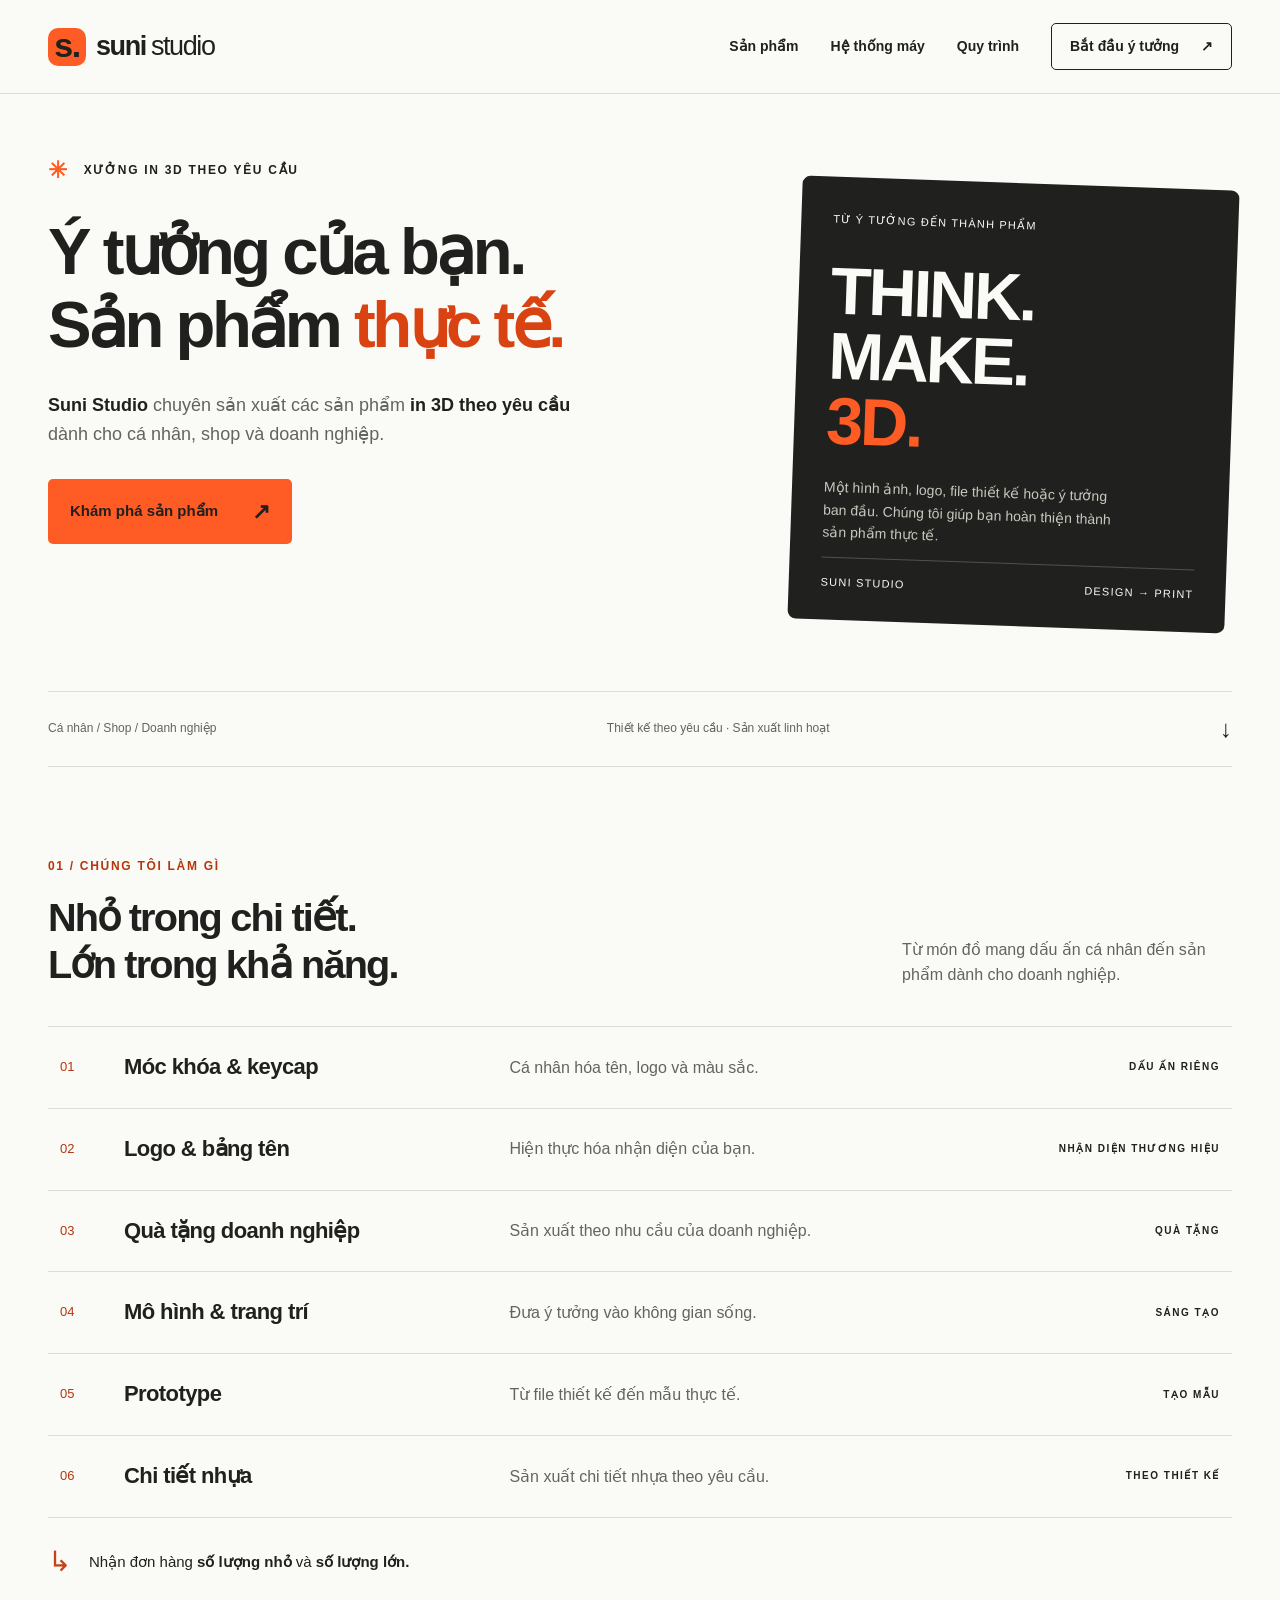
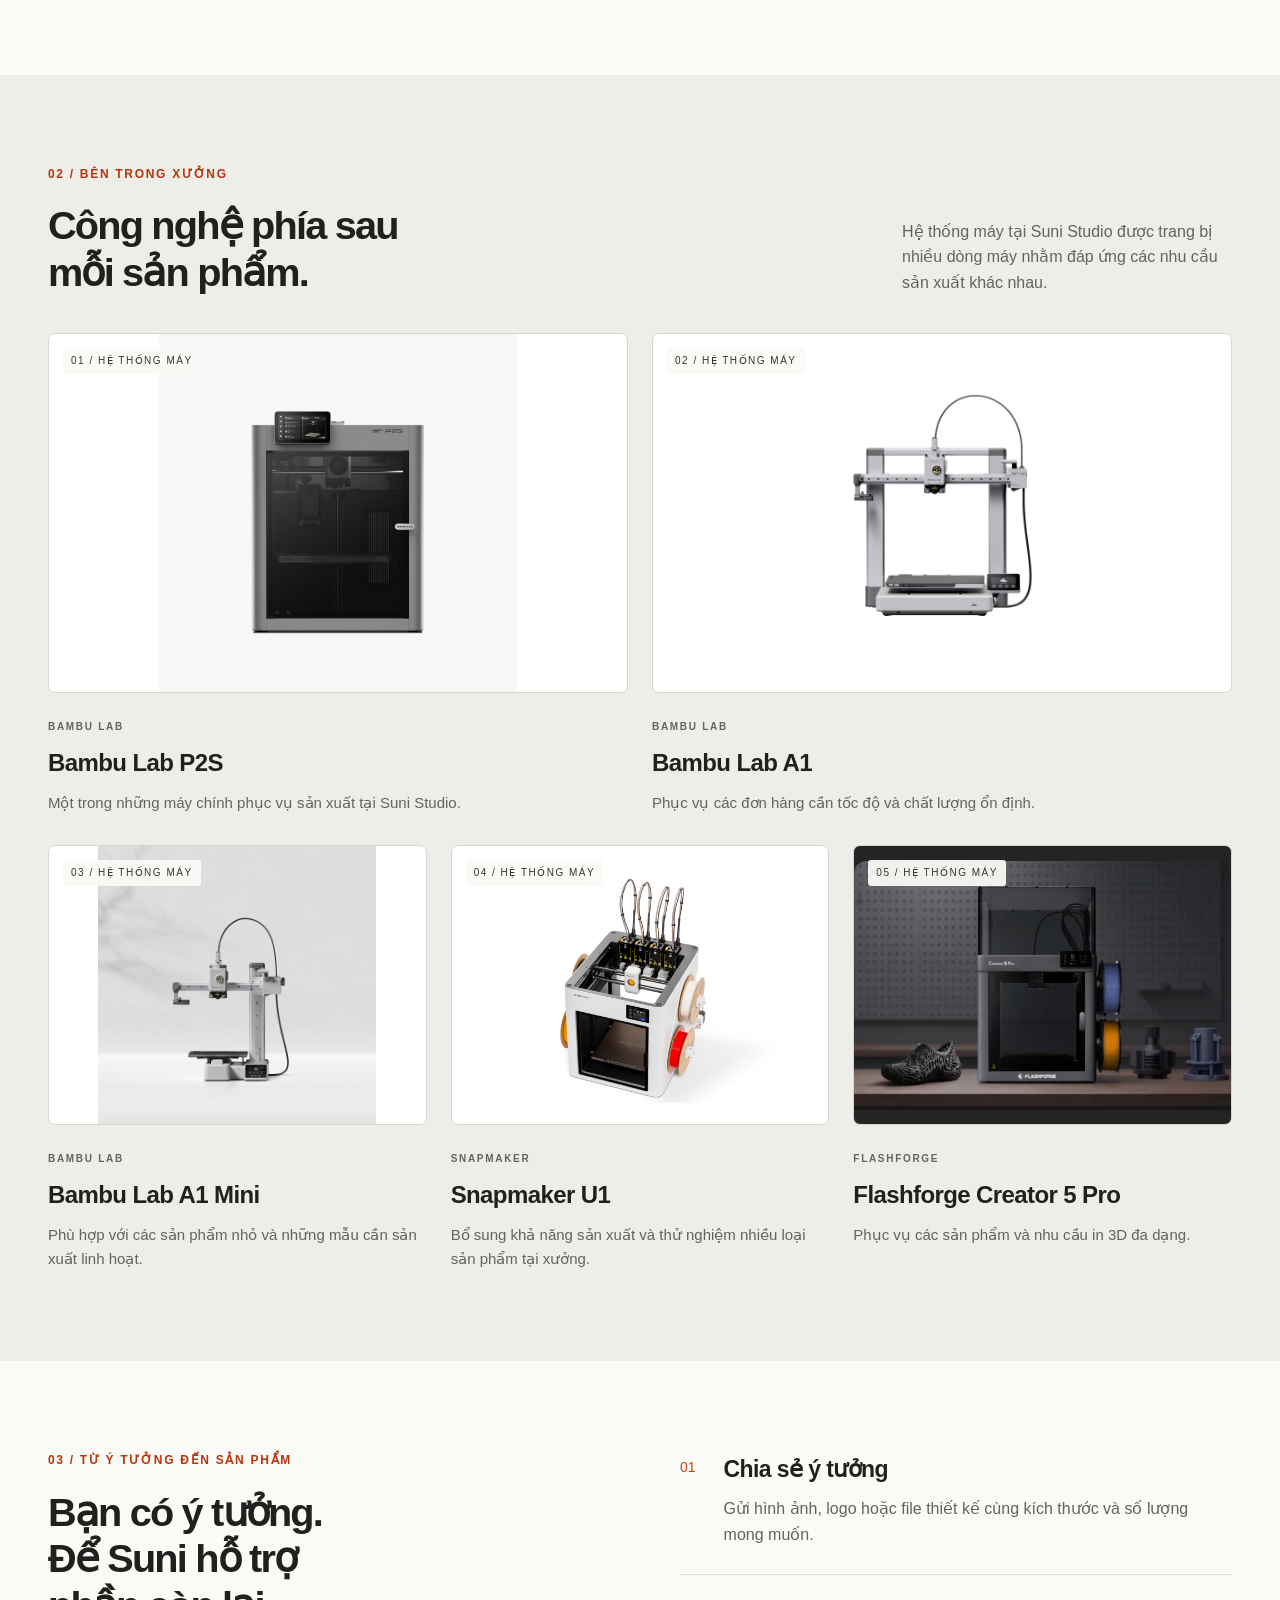
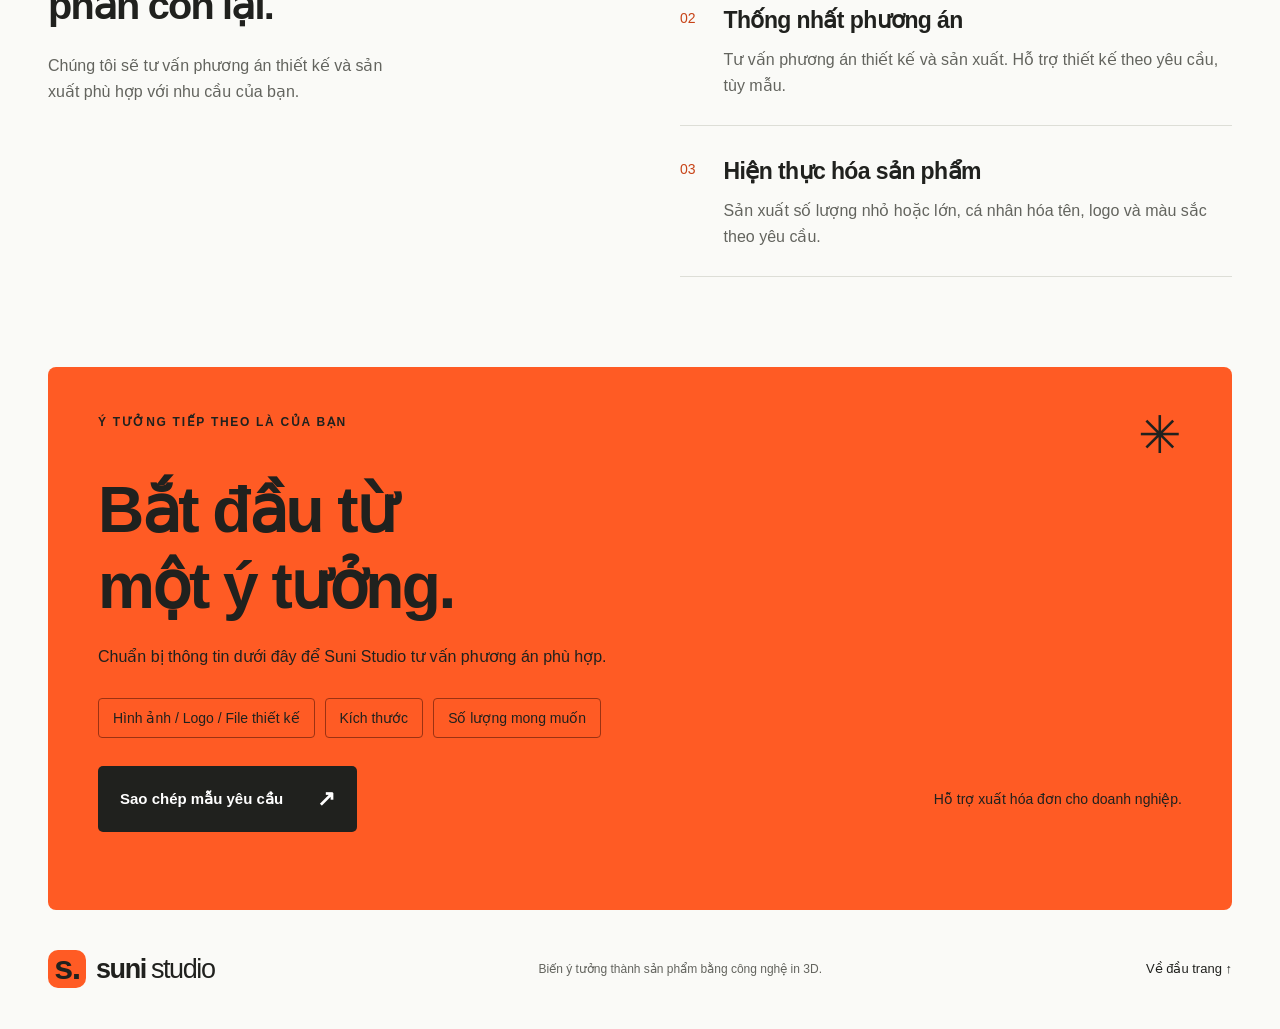
<file: studio.html>
<!doctype html>
<html lang="vi">
<head>
  <meta charset="utf-8">
  <meta name="viewport" content="width=device-width,initial-scale=1">
  <title>Suni Studio — Xưởng in 3D theo yêu cầu</title>
  <meta name="description" content="Suni Studio chuyên sản xuất sản phẩm in 3D theo yêu cầu dành cho cá nhân, shop và doanh nghiệp. Từ ý tưởng đến sản phẩm thực tế.">
  <meta name="theme-color" content="#ff5b24">
  <link rel="icon" href="data:image/svg+xml,%3Csvg xmlns='http://www.w3.org/2000/svg' viewBox='0 0 40 40'%3E%3Crect width='40' height='40' rx='10' fill='%23ff5b24'/%3E%3Ctext x='10' y='30' font-size='30' font-family='Arial' font-weight='bold' fill='white'%3Es%3C/text%3E%3C/svg%3E">
  <link rel="stylesheet" href="css/studio.css?v=20260920-list">
  <script src="js/studio.js" defer></script>
</head>
<body>
  <a class="skip" href="#main">Đến nội dung chính</a>
  <header class="header">
    <a class="brand" href="#home" aria-label="Suni Studio — Trang đầu"><span class="brand-mark">s.</span> suni<span class="brand-light">studio</span></a>
    <button class="menu-toggle" aria-controls="navigation" aria-expanded="false" aria-label="Mở menu">Menu <span aria-hidden="true">☰</span></button>
    <nav id="navigation" aria-label="Điều hướng chính"><a href="#products">Sản phẩm</a><a href="#machines">Hệ thống máy</a><a href="#process">Quy trình</a><a class="nav-cta" href="#start">Bắt đầu ý tưởng <span aria-hidden="true">↗</span></a></nav>
  </header>
  <main id="main">
    <section class="hero wrap" id="home">
      <div class="eyebrow"><span class="tiny-cross" aria-hidden="true">✳</span> XƯỞNG IN 3D THEO YÊU CẦU</div>
      <div class="hero-layout">
        <div><h1>Ý tưởng của bạn.<br>Sản phẩm <span class="orange">thực tế.</span></h1><p class="hero-description"><strong>Suni Studio</strong> chuyên sản xuất các sản phẩm <strong>in 3D theo yêu cầu</strong> dành cho cá nhân, shop và doanh nghiệp.</p><a class="button" href="#products">Khám phá sản phẩm <span aria-hidden="true">↗</span></a></div>
        <aside class="hero-note"><span class="note-label">TỪ Ý TƯỞNG ĐẾN THÀNH PHẨM</span><div class="type-art" aria-hidden="true">THINK.<br>MAKE.<br><span>3D.</span></div><p>Một hình ảnh, logo, file thiết kế hoặc ý tưởng ban đầu. Chúng tôi giúp bạn hoàn thiện thành sản phẩm thực tế.</p><span class="note-bottom">SUNI STUDIO <span>DESIGN → PRINT</span></span></aside>
      </div>
      <div class="hero-bottom"><span>Cá nhân / Shop / Doanh nghiệp</span><span>Thiết kế theo yêu cầu · Sản xuất linh hoạt</span><a href="#products" aria-label="Xem các sản phẩm">↓</a></div>
    </section>
    <section class="products wrap section" id="products">
      <div class="section-heading"><div><p class="eyebrow">01 / CHÚNG TÔI LÀM GÌ</p><h2>Nhỏ trong chi tiết.<br>Lớn trong khả năng.</h2></div><p>Từ món đồ mang dấu ấn cá nhân đến sản phẩm dành cho doanh nghiệp.</p></div>
      <ul class="product-list" role="list">
        <li class="product"><span class="product-index">01</span><h3>Móc khóa & keycap</h3><p>Cá nhân hóa tên, logo và màu sắc.</p><span class="product-tag">DẤU ẤN RIÊNG</span></li>
        <li class="product"><span class="product-index">02</span><h3>Logo & bảng tên</h3><p>Hiện thực hóa nhận diện của bạn.</p><span class="product-tag">NHẬN DIỆN THƯƠNG HIỆU</span></li>
        <li class="product"><span class="product-index">03</span><h3>Quà tặng doanh nghiệp</h3><p>Sản xuất theo nhu cầu của doanh nghiệp.</p><span class="product-tag">QUÀ TẶNG</span></li>
        <li class="product"><span class="product-index">04</span><h3>Mô hình & trang trí</h3><p>Đưa ý tưởng vào không gian sống.</p><span class="product-tag">SÁNG TẠO</span></li>
        <li class="product"><span class="product-index">05</span><h3>Prototype</h3><p>Từ file thiết kế đến mẫu thực tế.</p><span class="product-tag">TẠO MẪU</span></li>
        <li class="product"><span class="product-index">06</span><h3>Chi tiết nhựa</h3><p>Sản xuất chi tiết nhựa theo yêu cầu.</p><span class="product-tag">THEO THIẾT KẾ</span></li>
      </ul><div class="production-strip"><span aria-hidden="true">↳</span><p>Nhận đơn hàng <strong>số lượng nhỏ</strong> và <strong>số lượng lớn.</strong></p></div>
    </section>
    <section class="machines section" id="machines"><div class="wrap">
      <div class="section-heading"><div><p class="eyebrow">02 / BÊN TRONG XƯỞNG</p><h2>Công nghệ phía sau<br>mỗi sản phẩm.</h2></div><p>Hệ thống máy tại Suni Studio được trang bị nhiều dòng máy nhằm đáp ứng các nhu cầu sản xuất khác nhau.</p></div>
      <div class="machine-grid">
        <article class="machine featured"><div class="machine-image machine-photo"><span class="image-number">01 / HỆ THỐNG MÁY</span><img src="assets/images/printers/bambu-p2s.jpg" alt="Máy in 3D Bambu Lab P2S" width="2400" height="2400" loading="lazy" decoding="async"></div><div class="machine-copy"><span class="machine-label">BAMBU LAB</span><h3>Bambu Lab P2S</h3><p>Một trong những máy chính phục vụ sản xuất tại Suni Studio.</p></div></article>
        <article class="machine"><div class="machine-image machine-photo"><span class="image-number">02 / HỆ THỐNG MÁY</span><img src="assets/images/printers/bambu-a1.png" alt="Máy in 3D Bambu Lab A1" width="1600" height="1600" loading="lazy" decoding="async"></div><div class="machine-copy"><span class="machine-label">BAMBU LAB</span><h3>Bambu Lab A1</h3><p>Phục vụ các đơn hàng cần tốc độ và chất lượng ổn định.</p></div></article>
        <article class="machine"><div class="machine-image machine-photo"><span class="image-number">03 / HỆ THỐNG MÁY</span><img src="assets/images/printers/bambu-a1-mini.jpg" alt="Máy in 3D Bambu Lab A1 Mini" width="2400" height="2400" loading="lazy" decoding="async"></div><div class="machine-copy"><span class="machine-label">BAMBU LAB</span><h3>Bambu Lab A1 Mini</h3><p>Phù hợp với các sản phẩm nhỏ và những mẫu cần sản xuất linh hoạt.</p></div></article>
        <article class="machine"><div class="machine-image machine-photo"><span class="image-number">04 / HỆ THỐNG MÁY</span><img src="assets/images/printers/snapmaker-u1.webp" alt="Máy in 3D Snapmaker U1" width="1000" height="1000" loading="lazy" decoding="async"></div><div class="machine-copy"><span class="machine-label">SNAPMAKER</span><h3>Snapmaker U1</h3><p>Bổ sung khả năng sản xuất và thử nghiệm nhiều loại sản phẩm tại xưởng.</p></div></article>
        <article class="machine"><div class="machine-image machine-photo machine-photo-scene"><span class="image-number">05 / HỆ THỐNG MÁY</span><img src="assets/images/printers/flashforge-creator-5-pro.webp" alt="Máy in 3D Flashforge Creator 5 Pro" width="480" height="318" loading="lazy" decoding="async"></div><div class="machine-copy"><span class="machine-label">FLASHFORGE</span><h3>Flashforge Creator 5 Pro</h3><p>Phục vụ các sản phẩm và nhu cầu in 3D đa dạng.</p></div></article>
      </div>
    </div></section>
    <section class="section wrap process" id="process"><div><p class="eyebrow">03 / TỪ Ý TƯỞNG ĐẾN SẢN PHẨM</p><h2>Bạn có ý tưởng.<br>Để Suni hỗ trợ<br>phần còn lại.</h2><p class="process-description">Chúng tôi sẽ tư vấn phương án thiết kế và sản xuất phù hợp với nhu cầu của bạn.</p></div><div class="steps"><article><span>01</span><div><h3>Chia sẻ ý tưởng</h3><p>Gửi hình ảnh, logo hoặc file thiết kế cùng kích thước và số lượng mong muốn.</p></div></article><article><span>02</span><div><h3>Thống nhất phương án</h3><p>Tư vấn phương án thiết kế và sản xuất. Hỗ trợ thiết kế theo yêu cầu, tùy mẫu.</p></div></article><article><span>03</span><div><h3>Hiện thực hóa sản phẩm</h3><p>Sản xuất số lượng nhỏ hoặc lớn, cá nhân hóa tên, logo và màu sắc theo yêu cầu.</p></div></article></div></section>
    <section class="start wrap" id="start"><div class="start-top"><p class="eyebrow">Ý TƯỞNG TIẾP THEO LÀ CỦA BẠN</p><span aria-hidden="true">✳</span></div><h2>Bắt đầu từ<br>một ý tưởng.</h2><p>Chuẩn bị thông tin dưới đây để Suni Studio tư vấn phương án phù hợp.</p><div class="brief-items"><span>Hình ảnh / Logo / File thiết kế</span><span>Kích thước</span><span>Số lượng mong muốn</span></div><div class="start-bottom"><button class="button dark" id="copy-brief" type="button">Sao chép mẫu yêu cầu <span aria-hidden="true">↗</span></button><p>Hỗ trợ xuất hóa đơn cho doanh nghiệp.</p></div><p class="copy-status" id="copy-status" role="status"></p><textarea id="brief-fallback" aria-label="Mẫu yêu cầu để sao chép" hidden readonly></textarea></section>
  </main>
  <footer class="wrap footer"><a class="brand" href="#home"><span class="brand-mark">s.</span> suni<span class="brand-light">studio</span></a><p>Biến ý tưởng thành sản phẩm bằng công nghệ in 3D.</p><a href="#home">Về đầu trang ↑</a></footer>
</body>
</html>
</file>
<file: css/style.css>
/* =========================================================
   SUNI FACTORY — Main Stylesheet
   Design system, layout, components and responsive rules
   ========================================================= */

:root {
  --color-ink: #08264b;
  --color-ink-soft: #4b6380;
  --color-navy: #07458f;
  --color-navy-light: #0a63bd;
  --color-blue: #168cff;
  --color-blue-dark: #0871d5;
  --color-cyan: #2edcf5;
  --color-violet: #6c63ff;
  --color-surface: #ffffff;
  --color-surface-soft: #f1f8ff;
  --color-line: #d8e8f8;
  --color-success: #19b67a;
  --gradient-brand: linear-gradient(135deg, #168cff 0%, #6463ff 100%);
  --gradient-dark: linear-gradient(145deg, #0755b6 0%, #0b7bd1 100%);
  --shadow-sm: 0 10px 32px rgba(7, 26, 51, 0.07);
  --shadow-md: 0 24px 70px rgba(7, 26, 51, 0.12);
  --radius-sm: 10px;
  --radius-md: 18px;
  --radius-lg: 28px;
  --container: 1200px;
  --header-height: 76px;
  --transition: 220ms ease;
}

*,
*::before,
*::after {
  box-sizing: border-box;
}

html {
  scroll-behavior: smooth;
  scroll-padding-top: calc(var(--header-height) + 20px);
}

body {
  margin: 0;
  color: var(--color-ink);
  background: var(--color-surface);
  font-family: "Segoe UI Variable", "Segoe UI", Inter, Roboto, "Helvetica Neue", Arial, sans-serif;
  font-size: 1rem;
  line-height: 1.65;
  -webkit-font-smoothing: antialiased;
  overflow-x: hidden;
}

body.menu-open {
  overflow: hidden;
}

h1,
h2,
h3,
p {
  margin-top: 0;
}

h1,
h2,
h3 {
  color: var(--color-ink);
  line-height: 1.13;
  letter-spacing: -0.035em;
}

h1 {
  margin-bottom: 24px;
  font-size: clamp(2.55rem, 5.25vw, 4.75rem);
  font-weight: 800;
}

h2 {
  margin-bottom: 18px;
  font-size: clamp(2rem, 3.7vw, 3.35rem);
  font-weight: 800;
}

h2 span,
h1 span {
  color: var(--color-blue);
}

h3 {
  margin-bottom: 12px;
  font-size: 1.2rem;
  font-weight: 700;
}

p {
  color: var(--color-ink-soft);
}

a {
  color: inherit;
  text-decoration: none;
}

button,
input,
select,
textarea {
  font: inherit;
}

button,
a {
  -webkit-tap-highlight-color: transparent;
}

img,
svg {
  display: block;
  max-width: 100%;
}

ul,
ol {
  margin: 0;
  padding: 0;
  list-style: none;
}

.container {
  width: min(calc(100% - 48px), var(--container));
  margin-inline: auto;
}

.section {
  position: relative;
  padding: 112px 0;
}

.skip-link {
  position: fixed;
  top: 12px;
  left: 12px;
  z-index: 9999;
  padding: 12px 18px;
  color: #fff;
  background: var(--color-blue);
  border-radius: 8px;
  transform: translateY(-160%);
  transition: transform var(--transition);
}

.skip-link:focus {
  transform: translateY(0);
}

.sr-only {
  position: absolute;
  width: 1px;
  height: 1px;
  padding: 0;
  margin: -1px;
  overflow: hidden;
  clip: rect(0, 0, 0, 0);
  white-space: nowrap;
  border: 0;
}

/* Buttons */
.button {
  display: inline-flex;
  min-height: 46px;
  align-items: center;
  justify-content: center;
  gap: 10px;
  padding: 12px 20px;
  border: 1px solid transparent;
  border-radius: var(--radius-sm);
  font-size: 0.9rem;
  font-weight: 700;
  line-height: 1.2;
  transition: color var(--transition), background var(--transition), border-color var(--transition), transform var(--transition), box-shadow var(--transition);
  cursor: pointer;
}

.button:hover {
  transform: translateY(-2px);
}

.button-primary {
  color: #fff;
  background: var(--gradient-brand);
  box-shadow: 0 12px 26px rgba(23, 105, 255, 0.23);
}

.button-primary:hover {
  box-shadow: 0 16px 32px rgba(23, 105, 255, 0.32);
}

.button-secondary {
  color: var(--color-ink);
  background: rgba(255, 255, 255, 0.72);
  border-color: var(--color-line);
}

.button-secondary:hover {
  border-color: #b8c4d4;
  background: #fff;
}

.button-dark {
  color: #fff;
  background: var(--color-ink);
}

.button-white {
  color: var(--color-blue-dark);
  background: #fff;
  box-shadow: 0 18px 42px rgba(2, 12, 29, 0.22);
}

.button-large {
  min-height: 54px;
  padding: 16px 24px;
  font-size: 0.94rem;
}

.text-link {
  display: inline-flex;
  align-items: center;
  gap: 12px;
  color: var(--color-blue);
  font-weight: 700;
}

.text-link span {
  transition: transform var(--transition);
}

.text-link:hover span {
  transform: translateX(5px);
}

/* Header */
.site-header {
  position: fixed;
  inset: 0 0 auto;
  z-index: 1000;
  height: var(--header-height);
  border-bottom: 1px solid transparent;
  transition: background var(--transition), border-color var(--transition), box-shadow var(--transition);
}

.site-header.scrolled,
.site-header.menu-active {
  background: rgba(255, 255, 255, 0.93);
  border-color: rgba(213, 222, 234, 0.9);
  box-shadow: 0 8px 28px rgba(7, 26, 51, 0.06);
  backdrop-filter: blur(18px);
}

.nav-wrap {
  display: flex;
  height: 100%;
  align-items: center;
  justify-content: space-between;
}

.brand {
  display: inline-flex;
  flex: 0 0 auto;
  align-items: center;
  gap: 10px;
  font-size: 1.08rem;
  font-weight: 800;
  letter-spacing: -0.055em;
}

.brand-symbol {
  width: 28px;
  height: 38px;
  flex: 0 0 auto;
  object-fit: contain;
}

.brand-wordmark {
  white-space: nowrap;
}

.brand-mark {
  position: relative;
  display: grid;
  width: 31px;
  height: 31px;
  grid-template-columns: repeat(3, 1fr);
  gap: 2px;
  padding: 5px;
  background: var(--color-ink);
  border-radius: 8px;
  overflow: hidden;
}

.brand-mark span {
  align-self: end;
  height: 48%;
  background: #fff;
  border-radius: 2px 2px 0 0;
}

.brand-mark span:nth-child(2) {
  height: 72%;
  background: var(--color-cyan);
}

.brand-mark span:nth-child(3) {
  height: 100%;
  background: var(--color-blue);
}

.primary-nav {
  display: flex;
  align-items: center;
  gap: 14px;
}

.primary-nav ul {
  display: flex;
  align-items: center;
  gap: 18px;
}

.primary-nav ul a {
  position: relative;
  padding: 9px 0;
  color: #314158;
  font-size: 0.8rem;
  font-weight: 600;
}

.primary-nav ul a::after {
  position: absolute;
  right: 0;
  bottom: 4px;
  left: 0;
  height: 2px;
  background: var(--color-blue);
  content: "";
  transform: scaleX(0);
  transform-origin: right;
  transition: transform var(--transition);
}

.primary-nav ul a:hover,
.primary-nav ul a.active {
  color: var(--color-blue);
}

.primary-nav ul a:hover::after,
.primary-nav ul a.active::after {
  transform: scaleX(1);
  transform-origin: left;
}

.nav-cta {
  min-height: 42px;
  padding: 11px 17px;
  font-size: 0.8rem;
}

.language-switcher {
  display: inline-flex;
  height: 36px;
  flex: 0 0 auto;
  align-items: center;
  gap: 1px;
  padding: 3px;
  background: rgba(237, 243, 250, 0.9);
  border: 1px solid #dce5f0;
  border-radius: 9px;
}

.language-switcher > span {
  color: #a5b1c1;
  font-size: 0.58rem;
}

.language-switcher button {
  display: grid;
  width: 31px;
  height: 28px;
  place-items: center;
  padding: 0;
  color: #6d7c91;
  background: transparent;
  border: 0;
  border-radius: 6px;
  font-size: 0.62rem;
  font-weight: 800;
  cursor: pointer;
  transition: color var(--transition), background var(--transition), box-shadow var(--transition);
}

.language-switcher button:hover {
  color: var(--color-blue);
}

.language-switcher button.active,
.language-switcher button[aria-pressed="true"] {
  color: #fff;
  background: var(--color-ink);
  box-shadow: 0 4px 10px rgba(7, 26, 51, 0.2);
}

.menu-toggle {
  display: none;
  width: 46px;
  height: 46px;
  padding: 0;
  border: 0;
  border-radius: 10px;
  background: transparent;
  cursor: pointer;
}

.menu-toggle span {
  display: block;
  width: 22px;
  height: 2px;
  margin: 5px auto;
  background: var(--color-ink);
  border-radius: 2px;
  transition: transform var(--transition), opacity var(--transition);
}

/* Section headings */
.section-heading {
  margin-bottom: 52px;
}

.section-heading.centered {
  max-width: 700px;
  margin-inline: auto;
  text-align: center;
}

.section-heading.centered > p {
  max-width: 610px;
  margin: 0 auto;
}

.section-heading p {
  margin-bottom: 0;
  font-size: 1.05rem;
}

.split-heading {
  display: grid;
  grid-template-columns: minmax(0, 1.05fr) minmax(340px, 0.72fr);
  align-items: end;
  gap: 80px;
}

.split-heading h2 {
  max-width: 680px;
  margin-bottom: 0;
}

.split-heading > div:last-child p {
  margin-bottom: 20px;
}

.split-heading.compact {
  margin-bottom: 48px;
}

.split-heading.compact > p {
  max-width: 490px;
}

.section-kicker,
.eyebrow {
  display: inline-flex;
  align-items: center;
  gap: 10px;
  margin-bottom: 17px;
  color: var(--color-blue);
  font-size: 0.74rem;
  font-weight: 800;
  letter-spacing: 0.14em;
  text-transform: uppercase;
}

.section-kicker::before {
  width: 24px;
  height: 2px;
  background: currentColor;
  content: "";
}

.section-kicker.light {
  color: #7ea7ff;
}

/* Hero */
.hero {
  min-height: 780px;
  padding-top: calc(var(--header-height) + 38px);
  padding-bottom: 0;
  background:
    linear-gradient(rgba(19, 50, 88, 0.035) 1px, transparent 1px),
    linear-gradient(90deg, rgba(19, 50, 88, 0.035) 1px, transparent 1px),
    linear-gradient(180deg, #f8fbff 0%, #fff 88%);
  background-size: 44px 44px, 44px 44px, 100% 100%;
  overflow: hidden;
}

.hero-slider {
  position: relative;
  z-index: 2;
  border-radius: 26px;
  box-shadow: 0 30px 80px rgba(5, 22, 49, 0.2);
}

.hero-viewport {
  overflow: hidden;
  border-radius: 26px;
  outline: none;
}

.hero-viewport:focus-visible {
  outline: 3px solid rgba(23, 105, 255, 0.32);
  outline-offset: 7px;
}

.hero-track {
  display: flex;
  align-items: stretch;
  transition: transform 650ms cubic-bezier(0.22, 1, 0.36, 1);
  will-change: transform;
}

.hero-slide {
  position: relative;
  width: 100%;
  min-width: 100%;
  flex: 0 0 100%;
}

.hero-slide[aria-hidden="true"] {
  pointer-events: none;
}

.hero-slide.image-banner {
  display: flex;
  min-height: 610px;
  align-items: center;
  padding: 62px 68px 88px;
  background: var(--color-navy);
  isolation: isolate;
  overflow: hidden;
}

.hero-banner-image,
.hero-banner-overlay {
  position: absolute;
  inset: 0;
  width: 100%;
  height: 100%;
}

.hero-banner-image {
  z-index: 0;
  object-fit: cover;
  object-position: center;
  filter: brightness(1.12) saturate(1.08);
  transform: scale(1.005);
}

.hero-banner-overlay {
  z-index: 1;
  background:
    linear-gradient(90deg, rgba(5, 52, 119, 0.95) 0%, rgba(6, 73, 155, 0.84) 35%, rgba(9, 98, 190, 0.38) 61%, rgba(20, 142, 255, 0.05) 100%),
    linear-gradient(0deg, rgba(5, 54, 122, 0.4), transparent 38%);
}

.image-banner > .product-visual,
.image-banner > .hero-scene {
  display: none;
}

.image-banner .hero-copy {
  position: relative;
  z-index: 2;
  width: min(58%, 650px);
  padding: 0;
}

.image-banner h1,
.image-banner .hero-title {
  color: #fff;
  font-size: clamp(2.55rem, 4.7vw, 4.25rem);
  text-shadow: 0 5px 32px rgba(0, 7, 22, 0.3);
}

.image-banner h1 span,
.image-banner .hero-title span {
  color: #83b1ff;
}

.image-banner .eyebrow {
  color: #8eeafa;
}

.image-banner .eyebrow span {
  background: #53dff5;
  box-shadow: 0 0 0 5px rgba(83, 223, 245, 0.14);
}

.image-banner .hero-lead {
  color: #c1cede;
}

.image-banner .button-secondary {
  color: #fff;
  background: rgba(255, 255, 255, 0.07);
  border-color: rgba(255, 255, 255, 0.28);
  backdrop-filter: blur(9px);
}

.image-banner .button-secondary:hover {
  background: rgba(255, 255, 255, 0.14);
  border-color: rgba(255, 255, 255, 0.5);
}

.image-banner .hero-proof p,
.image-banner .hero-proof strong {
  color: #d1dbea;
}

.image-banner .proof-avatars span {
  border-color: rgba(7, 26, 51, 0.85);
}

.hero::after {
  position: absolute;
  inset: auto 0 0;
  z-index: 0;
  height: 150px;
  background: linear-gradient(180deg, transparent, #fff);
  content: "";
  pointer-events: none;
}

.hero-glow {
  position: absolute;
  border-radius: 50%;
  filter: blur(10px);
  pointer-events: none;
}

.hero-glow-one {
  top: 20px;
  left: -180px;
  width: 480px;
  height: 480px;
  background: radial-gradient(circle, rgba(23, 105, 255, 0.11), transparent 67%);
}

.hero-glow-two {
  right: -100px;
  bottom: 30px;
  width: 560px;
  height: 560px;
  background: radial-gradient(circle, rgba(109, 93, 252, 0.12), transparent 68%);
}

.hero-grid {
  position: relative;
  z-index: 2;
  display: grid;
  min-height: 570px;
  grid-template-columns: minmax(0, 1.02fr) minmax(490px, 0.98fr);
  align-items: center;
  gap: 54px;
}

.hero-copy {
  padding-bottom: 18px;
}

.hero-title {
  margin-bottom: 24px;
  font-size: clamp(2.55rem, 5.25vw, 4.75rem);
  font-weight: 800;
}

.eyebrow span {
  width: 7px;
  height: 7px;
  background: var(--color-blue);
  border-radius: 50%;
  box-shadow: 0 0 0 5px rgba(23, 105, 255, 0.12);
}

.hero-lead {
  max-width: 650px;
  margin-bottom: 32px;
  font-size: 1.08rem;
  line-height: 1.75;
}

.hero-actions {
  display: flex;
  flex-wrap: wrap;
  gap: 12px;
}

.hero-proof {
  display: flex;
  align-items: center;
  gap: 14px;
  margin-top: 34px;
}

.hero-proof p {
  margin: 0;
  font-size: 0.78rem;
  line-height: 1.45;
}

.hero-proof strong {
  color: var(--color-ink);
}

.proof-avatars {
  display: flex;
}

.proof-avatars span {
  display: grid;
  width: 34px;
  height: 34px;
  place-items: center;
  margin-left: -7px;
  color: #fff;
  background: var(--color-ink);
  border: 3px solid #f8fbff;
  border-radius: 50%;
  font-size: 0.58rem;
  font-weight: 800;
}

.proof-avatars span:first-child {
  margin-left: 0;
  background: var(--color-blue);
}

.proof-avatars span:last-child {
  background: var(--color-violet);
}

.proof-icons span {
  font-size: 0.45rem;
}

.product-visual {
  position: relative;
  height: 540px;
  isolation: isolate;
}

.visual-grid {
  position: absolute;
  inset: 22px 8px 8px;
  z-index: -3;
  border: 1px solid rgba(23, 105, 255, 0.1);
  border-radius: 50%;
  background-image: radial-gradient(rgba(23, 105, 255, 0.22) 1px, transparent 1px);
  background-size: 16px 16px;
  mask-image: radial-gradient(circle, #000 15%, transparent 68%);
}

.connection-map {
  position: absolute;
  inset: 0;
  z-index: -1;
  width: 100%;
  height: 100%;
  overflow: visible;
}

.connection-map path {
  fill: none;
  stroke: rgba(23, 105, 255, 0.4);
  stroke-width: 1.5;
  stroke-dasharray: 5 7;
}

.connection-map circle {
  fill: var(--color-blue);
}

.visual-card {
  position: absolute;
  background: rgba(255, 255, 255, 0.93);
  border: 1px solid rgba(215, 225, 238, 0.9);
  box-shadow: 0 22px 65px rgba(13, 36, 72, 0.14);
  backdrop-filter: blur(12px);
}

.dashboard-card {
  top: 118px;
  left: 76px;
  z-index: 2;
  width: 380px;
  height: 230px;
  border-radius: 19px;
  transform: perspective(1000px) rotateY(-5deg) rotateX(2deg);
  animation: visual-float 7s ease-in-out infinite;
}

.card-topline {
  display: flex;
  height: 45px;
  align-items: center;
  gap: 10px;
  padding: 0 14px;
  border-bottom: 1px solid #e5ebf3;
  font-size: 0.58rem;
  font-weight: 700;
}

.card-topline > span {
  flex: 1;
}

.card-topline b {
  display: flex;
  align-items: center;
  gap: 5px;
  color: #278565;
  font-size: 0.51rem;
}

.card-topline b i {
  width: 5px;
  height: 5px;
  background: #1ab87e;
  border-radius: 50%;
}

.mini-logo {
  display: flex;
  align-items: center;
  gap: 2px;
}

.mini-logo i {
  width: 4px;
  height: 11px;
  background: var(--color-ink);
  border-radius: 1px;
}

.mini-logo i:first-child {
  height: 6px;
}

.mini-logo i:last-child {
  height: 9px;
  background: var(--color-blue);
}

.dashboard-body {
  display: flex;
  height: calc(100% - 45px);
}

.dash-side {
  display: flex;
  width: 50px;
  flex-direction: column;
  align-items: center;
  gap: 13px;
  padding-top: 19px;
  border-right: 1px solid #e8edf4;
}

.dash-side span {
  width: 17px;
  height: 5px;
  background: #dce4ef;
  border-radius: 3px;
}

.dash-side span:first-child {
  background: var(--color-blue);
}

.dash-main {
  flex: 1;
  padding: 18px;
}

.metric-row {
  display: grid;
  grid-template-columns: 1fr 1fr;
  gap: 10px;
}

.metric-row > div {
  display: grid;
  grid-template-columns: 1fr auto;
  padding: 10px;
  background: #f5f8fc;
  border-radius: 8px;
}

.metric-row small {
  grid-column: 1 / -1;
  color: #7d8ba0;
  font-size: 0.47rem;
}

.metric-row strong {
  margin-top: 2px;
  font-size: 1rem;
  letter-spacing: -0.03em;
}

.metric-row em {
  align-self: center;
  color: #1ba978;
  font-size: 0.43rem;
  font-style: normal;
}

.chart {
  display: flex;
  height: 76px;
  align-items: end;
  gap: 8px;
  margin-top: 18px;
  padding: 0 7px 8px;
  border-bottom: 1px solid #e5ebf3;
  background: repeating-linear-gradient(to bottom, transparent 0 18px, #eff3f8 19px);
}

.chart span {
  width: 100%;
  height: var(--h);
  background: linear-gradient(180deg, #6d8cff, #1769ff);
  border-radius: 4px 4px 1px 1px;
  opacity: 0.82;
}

.phone-card {
  right: 4px;
  bottom: 34px;
  z-index: 4;
  width: 146px;
  height: 250px;
  padding: 14px 11px;
  border: 5px solid var(--color-ink);
  border-radius: 26px;
  animation: visual-float 6s 0.8s ease-in-out infinite;
}

.phone-notch {
  position: absolute;
  top: 0;
  left: 50%;
  width: 55px;
  height: 10px;
  background: var(--color-ink);
  border-radius: 0 0 8px 8px;
  transform: translateX(-50%);
}

.phone-head {
  display: flex;
  align-items: center;
  justify-content: space-between;
  margin-top: 8px;
  font-size: 0.53rem;
  font-weight: 800;
}

.phone-head i {
  width: 7px;
  height: 7px;
  background: var(--color-success);
  border-radius: 50%;
}

.temperature {
  display: flex;
  height: 130px;
  flex-direction: column;
  align-items: center;
  justify-content: center;
  margin-top: 14px;
  background: radial-gradient(circle, rgba(23, 105, 255, 0.13), rgba(23, 105, 255, 0.03) 65%);
  border: 1px solid #e4ebf5;
  border-radius: 50%;
}

.temperature small {
  color: #7a889d;
  font-size: 0.43rem;
}

.temperature strong {
  font-size: 1.7rem;
  letter-spacing: -0.07em;
}

.temperature sup {
  color: var(--color-blue);
  font-size: 0.55rem;
}

.temperature span {
  padding: 2px 7px;
  color: #17865f;
  background: #e9fbf4;
  border-radius: 10px;
  font-size: 0.38rem;
  font-weight: 700;
}

.phone-controls {
  display: grid;
  grid-template-columns: 1fr 1fr;
  gap: 7px;
  margin-top: 12px;
}

.phone-controls span {
  display: flex;
  flex-direction: column;
  align-items: center;
  gap: 3px;
  padding: 7px;
  background: #f3f6fb;
  border-radius: 6px;
  font-size: 0.4rem;
  font-weight: 700;
}

.phone-controls i {
  width: 7px;
  height: 7px;
  border: 2px solid var(--color-blue);
  border-radius: 50%;
}

.device-card {
  bottom: 16px;
  left: 28px;
  z-index: 3;
  display: flex;
  width: 225px;
  align-items: center;
  gap: 13px;
  padding: 13px;
  border-radius: 14px;
  animation: visual-float 7.5s 0.3s ease-in-out infinite;
}

.device-chip {
  position: relative;
  display: grid;
  width: 58px;
  height: 58px;
  flex: 0 0 auto;
  place-items: center;
  color: #fff;
  background: var(--color-ink);
  border: 5px solid #d4dce7;
  border-radius: 8px;
  box-shadow: inset 0 0 0 2px #0c345f;
}

.device-chip::before,
.device-chip::after {
  position: absolute;
  top: 4px;
  bottom: 4px;
  width: 4px;
  background: repeating-linear-gradient(to bottom, #9faebe 0 4px, transparent 4px 8px);
  content: "";
}

.device-chip::before { left: -8px; }
.device-chip::after { right: -8px; }

.device-chip span {
  font-size: 0.45rem;
  font-weight: 800;
}

.device-chip i {
  position: absolute;
  right: 7px;
  bottom: 7px;
  width: 4px;
  height: 4px;
  background: var(--color-cyan);
  border-radius: 50%;
  box-shadow: 0 0 7px var(--color-cyan);
}

.device-card > div:last-child {
  display: flex;
  flex-direction: column;
}

.device-card small,
.cloud-card small {
  color: #75859b;
  font-size: 0.48rem;
  text-transform: uppercase;
}

.device-card strong,
.cloud-card strong {
  font-size: 0.68rem;
}

.status {
  display: flex;
  align-items: center;
  gap: 4px;
  margin-top: 3px;
  color: #278565;
  font-size: 0.45rem;
}

.status i {
  width: 5px;
  height: 5px;
  background: var(--color-success);
  border-radius: 50%;
}

.cloud-card {
  top: 22px;
  right: 35px;
  z-index: 3;
  display: flex;
  width: 178px;
  align-items: center;
  gap: 10px;
  padding: 12px;
  border-radius: 14px;
  animation: visual-float 8s 1.2s ease-in-out infinite;
}

.cloud-card svg {
  width: 27px;
  color: var(--color-blue);
  fill: none;
  stroke: currentColor;
  stroke-linecap: round;
  stroke-linejoin: round;
  stroke-width: 1.5;
}

.cloud-card div {
  display: flex;
  flex: 1;
  flex-direction: column;
}

.cloud-card > span {
  color: #278565;
  font-size: 0.5rem;
  font-weight: 700;
}

.visual-core {
  position: absolute;
  top: 230px;
  left: 291px;
  z-index: 5;
  display: grid;
  width: 58px;
  height: 58px;
  place-items: center;
  color: #fff;
  background: var(--gradient-brand);
  border: 8px solid rgba(255, 255, 255, 0.9);
  border-radius: 50%;
  box-shadow: 0 12px 28px rgba(23, 105, 255, 0.32);
  font-size: 0.55rem;
  font-weight: 800;
}

.visual-core i {
  position: absolute;
  inset: -17px;
  z-index: -1;
  border: 1px solid rgba(23, 105, 255, 0.26);
  border-radius: 50%;
  animation: pulse-ring 2.8s ease-out infinite;
}

.floating-label {
  position: absolute;
  z-index: 6;
  display: flex;
  align-items: center;
  gap: 6px;
  padding: 7px 10px;
  color: #5e6c80;
  background: rgba(255, 255, 255, 0.9);
  border: 1px solid #dee6ef;
  border-radius: 20px;
  box-shadow: var(--shadow-sm);
  font-size: 0.48rem;
  font-weight: 700;
}

.floating-label i {
  width: 5px;
  height: 5px;
  background: var(--color-blue);
  border-radius: 50%;
}

.label-one { top: 69px; left: 75px; }
.label-two { right: 155px; bottom: 20px; }

/* Hero carousel scenes */
.hero-scene {
  position: relative;
  height: 540px;
  isolation: isolate;
}

.scene-orbit {
  position: absolute;
  inset: 34px 14px 16px;
  z-index: -2;
  border: 1px solid rgba(23, 105, 255, 0.12);
  border-radius: 50%;
  background: radial-gradient(circle, rgba(23, 105, 255, 0.09), transparent 64%);
}

.scene-orbit::before,
.scene-orbit::after {
  position: absolute;
  border: 1px solid rgba(23, 105, 255, 0.1);
  border-radius: 50%;
  content: "";
}

.scene-orbit::before { inset: 55px; }
.scene-orbit::after { inset: 118px; }

.scene-connections {
  position: absolute;
  inset: 0;
  z-index: -1;
  width: 100%;
  height: 100%;
}

.scene-connections path {
  fill: none;
  stroke: rgba(23, 105, 255, 0.36);
  stroke-width: 1.5;
  stroke-dasharray: 5 7;
}

.iot-platform-card,
.iot-sensor-card,
.scene-data-pill,
.ai-assistant-card,
.knowledge-card,
.automation-card {
  position: absolute;
  background: rgba(255, 255, 255, 0.95);
  border: 1px solid rgba(214, 224, 237, 0.95);
  box-shadow: 0 24px 65px rgba(8, 30, 65, 0.15);
  backdrop-filter: blur(12px);
}

.iot-platform-card {
  top: 105px;
  left: 66px;
  z-index: 2;
  width: 375px;
  border-radius: 18px;
  overflow: hidden;
  transform: rotate(-2deg);
}

.iot-platform-head {
  display: flex;
  align-items: center;
  justify-content: space-between;
  padding: 15px 18px;
  border-bottom: 1px solid #e6ecf4;
  color: #33445b;
  font-size: 0.58rem;
  font-weight: 800;
}

.iot-platform-head span {
  display: flex;
  align-items: center;
  gap: 7px;
}

.iot-platform-head i {
  width: 6px;
  height: 6px;
  background: var(--color-success);
  border-radius: 50%;
  box-shadow: 0 0 0 4px rgba(25, 182, 122, 0.12);
}

.iot-platform-head b {
  padding: 4px 7px;
  color: var(--color-blue);
  background: #eaf1ff;
  border-radius: 5px;
  font-size: 0.48rem;
  letter-spacing: 0.08em;
}

.iot-platform-body {
  display: grid;
  grid-template-columns: 1fr 1fr;
  gap: 10px;
  padding: 17px 18px 13px;
}

.iot-metric {
  position: relative;
  padding: 11px 12px;
  background: #f4f7fb;
  border-radius: 9px;
}

.iot-metric small {
  display: block;
  color: #7c8a9e;
  font-size: 0.48rem;
}

.iot-metric strong {
  font-size: 1.28rem;
  letter-spacing: -0.06em;
}

.iot-metric sup {
  color: var(--color-blue);
  font-size: 0.52rem;
}

.iot-metric em {
  position: absolute;
  right: 10px;
  bottom: 12px;
  color: #1a966a;
  font-size: 0.43rem;
  font-style: normal;
  font-weight: 700;
}

.iot-line-chart {
  grid-column: 1 / -1;
  width: 100%;
  height: 91px;
  margin-top: 4px;
  overflow: visible;
}

.iot-line-chart path {
  fill: none;
  stroke: var(--color-blue);
  stroke-linecap: round;
  stroke-width: 3;
}

.iot-line-chart path.area {
  fill: rgba(23, 105, 255, 0.12);
  stroke: none;
}

.iot-time {
  display: flex;
  grid-column: 1 / -1;
  justify-content: space-between;
  margin-top: -14px;
  color: #9aa6b7;
  font-size: 0.42rem;
}

.iot-sensor-card {
  bottom: 22px;
  left: 17px;
  z-index: 4;
  display: flex;
  width: 220px;
  align-items: center;
  gap: 14px;
  padding: 13px;
  border-radius: 14px;
  transform: rotate(2deg);
}

.sensor-board {
  position: relative;
  display: grid;
  width: 62px;
  height: 62px;
  flex: 0 0 auto;
  place-items: center;
  color: #fff;
  background: #0d6f77;
  border: 4px solid #bed1d4;
  border-radius: 8px;
  box-shadow: inset 0 0 0 2px #1a8a91;
}

.sensor-board > span {
  font-size: 0.45rem;
  font-weight: 800;
}

.sensor-board > i {
  position: absolute;
  top: 8px;
  width: 13px;
  height: 7px;
  background: #b9e4e1;
  border-radius: 2px;
}

.sensor-board > i:first-child { left: 7px; }
.sensor-board > i:nth-child(2) { right: 7px; }
.sensor-board > b { position: absolute; right: 7px; bottom: 7px; width: 5px; height: 5px; background: #5dffcb; border-radius: 50%; box-shadow: 0 0 8px #5dffcb; }

.iot-sensor-card > div:last-child { display: flex; flex-direction: column; }
.iot-sensor-card small { color: #7c899b; font-size: 0.5rem; }
.iot-sensor-card strong { display: flex; align-items: center; gap: 5px; color: #253b53; font-size: 0.66rem; }
.iot-sensor-card strong i { width: 6px; height: 6px; background: var(--color-success); border-radius: 50%; }

.scene-data-pill {
  z-index: 3;
  display: flex;
  align-items: center;
  border-radius: 13px;
}

.cloud-sync {
  top: 29px;
  right: 16px;
  gap: 10px;
  width: 174px;
  padding: 13px;
}

.cloud-sync > i {
  width: 30px;
  height: 22px;
  border: 2px solid var(--color-blue);
  border-top-color: transparent;
  border-radius: 50%;
}

.cloud-sync span { display: flex; flex-direction: column; }
.cloud-sync small { color: #7b899c; font-size: 0.47rem; }
.cloud-sync strong { color: #263a52; font-size: 0.64rem; }

.mqtt-pill {
  right: 5px;
  bottom: 65px;
  gap: 9px;
  padding: 10px 13px;
}

.mqtt-pill b {
  padding: 4px 6px;
  color: #fff;
  background: var(--color-violet);
  border-radius: 5px;
  font-size: 0.45rem;
}

.mqtt-pill span { color: #68778c; font-size: 0.53rem; font-weight: 700; }

.ai-hero-scene .scene-orbit {
  background: radial-gradient(circle, rgba(112, 105, 255, 0.12), transparent 64%);
}

.ai-assistant-card {
  top: 96px;
  left: 50px;
  z-index: 2;
  width: 390px;
  border-radius: 18px;
  overflow: hidden;
  transform: rotate(1.5deg);
}

.assistant-head {
  display: flex;
  align-items: center;
  justify-content: space-between;
  padding: 14px 16px;
  border-bottom: 1px solid #e5ebf3;
}

.assistant-brand {
  display: flex;
  align-items: center;
  gap: 7px;
  color: #172e4b;
  font-size: 0.64rem;
  font-weight: 800;
}

.assistant-brand img {
  width: 14px;
  height: 18px;
}

.assistant-secure {
  display: flex;
  align-items: center;
  gap: 5px;
  color: #23815f;
  font-size: 0.45rem;
  font-weight: 700;
}

.assistant-secure i {
  width: 6px;
  height: 6px;
  background: var(--color-success);
  border-radius: 50%;
}

.assistant-body { padding: 17px; }

.assistant-message {
  display: flex;
  align-items: flex-start;
  gap: 9px;
  margin-bottom: 13px;
  font-size: 0.57rem;
}

.assistant-message > i {
  display: grid;
  width: 26px;
  height: 26px;
  flex: 0 0 auto;
  place-items: center;
  color: #fff;
  background: #233b5a;
  border-radius: 7px;
  font-size: 0.43rem;
  font-style: normal;
  font-weight: 800;
}

.user-message { justify-content: flex-end; }
.user-message span { max-width: 72%; padding: 9px 11px; color: #fff; background: var(--color-blue); border-radius: 10px 2px 10px 10px; }

.ai-response > i { background: var(--gradient-brand); }
.ai-response > div { flex: 1; padding: 10px 12px; background: #eef3fb; border-radius: 2px 10px 10px 10px; }
.ai-response p { margin-bottom: 9px; color: #35475e; font-size: 0.54rem; line-height: 1.5; }
.ai-response b { display: block; width: 96%; height: 4px; margin-top: 5px; background: #c9d5e6; border-radius: 3px; }
.ai-response b:nth-of-type(2) { width: 82%; }
.ai-response b:nth-of-type(3) { width: 57%; }
.ai-response small { display: block; margin-top: 9px; color: var(--color-blue); font-size: 0.43rem; font-weight: 700; }

.assistant-input {
  display: flex;
  height: 38px;
  align-items: center;
  justify-content: space-between;
  padding: 5px 6px 5px 11px;
  color: #929eae;
  background: #fff;
  border: 1px solid #d9e1eb;
  border-radius: 9px;
  font-size: 0.5rem;
}

.assistant-input button {
  display: grid;
  width: 27px;
  height: 27px;
  place-items: center;
  color: #fff;
  background: var(--color-blue);
  border: 0;
  border-radius: 7px;
}

.knowledge-card {
  z-index: 4;
  display: flex;
  width: 218px;
  align-items: center;
  gap: 10px;
  padding: 12px;
  border-radius: 13px;
}

.knowledge-card > span {
  display: grid;
  width: 35px;
  height: 39px;
  flex: 0 0 auto;
  place-items: center;
  color: #fff;
  background: var(--color-violet);
  border-radius: 7px;
  font-size: 0.46rem;
  font-weight: 800;
}

.knowledge-card > div { display: flex; flex: 1; flex-direction: column; }
.knowledge-card strong { color: #2a3d54; font-size: 0.59rem; }
.knowledge-card small { color: #8a97a8; font-size: 0.44rem; }
.knowledge-card > i { color: var(--color-success); font-size: 0.67rem; font-style: normal; font-weight: 800; }
.knowledge-one { top: 20px; right: 4px; transform: rotate(3deg); }
.knowledge-two { right: -2px; bottom: 31px; transform: rotate(-2deg); }
.knowledge-two > span { background: var(--color-blue); }

.automation-card {
  bottom: 8px;
  left: 23px;
  z-index: 3;
  display: flex;
  min-width: 190px;
  flex-direction: column;
  padding: 12px 14px;
  border-radius: 12px;
  transform: rotate(2deg);
}

.automation-card > span { color: #8794a5; font-size: 0.46rem; }
.automation-card strong { display: flex; align-items: center; gap: 6px; color: #263a51; font-size: 0.61rem; }
.automation-card strong i { width: 6px; height: 6px; background: var(--color-success); border-radius: 50%; box-shadow: 0 0 0 4px rgba(25,182,122,.12); }

.hero-slider-controls {
  position: absolute;
  right: 34px;
  bottom: 29px;
  z-index: 6;
  display: flex;
  align-items: center;
  justify-content: flex-end;
  gap: 10px;
}

.slider-arrow {
  display: grid;
  width: 42px;
  height: 42px;
  place-items: center;
  padding: 0;
  color: #fff;
  background: rgba(5, 20, 45, 0.46);
  border: 1px solid rgba(255, 255, 255, 0.25);
  border-radius: 10px;
  cursor: pointer;
  transition: color var(--transition), border-color var(--transition), background var(--transition), transform var(--transition);
}

.slider-arrow:hover {
  color: #fff;
  background: var(--color-blue);
  border-color: var(--color-blue);
  transform: translateY(-2px);
}

.slider-arrow svg {
  width: 18px;
  fill: none;
  stroke: currentColor;
  stroke-linecap: round;
  stroke-linejoin: round;
  stroke-width: 1.8;
}

.slider-dots {
  display: flex;
  align-items: center;
  gap: 5px;
}

.slider-dot {
  position: relative;
  width: 41px;
  height: 42px;
  padding: 0;
  color: #9eafc6;
  background: transparent;
  border: 0;
  cursor: pointer;
}

.slider-dot::after {
  position: absolute;
  right: 5px;
  bottom: 4px;
  left: 5px;
  height: 2px;
  background: rgba(255, 255, 255, 0.28);
  border-radius: 2px;
  content: "";
}

.slider-dot::before {
  position: absolute;
  right: 5px;
  bottom: 4px;
  left: 5px;
  z-index: 1;
  height: 2px;
  background: #6fe1f4;
  border-radius: 2px;
  content: "";
  transform: scaleX(0);
  transform-origin: left;
  transition: transform 400ms ease;
}

.slider-dot span { font-size: 0.58rem; font-weight: 800; }
.slider-dot.active { color: #fff; }
.slider-dot.active::before { transform: scaleX(1); }

.client-strip {
  position: relative;
  z-index: 3;
  display: grid;
  align-items: center;
  grid-template-columns: 1.35fr repeat(3, 1fr);
  margin-top: 26px;
  padding: 23px 0;
  border-top: 1px solid var(--color-line);
}

.client-strip > span {
  color: #7d8998;
  font-size: 0.67rem;
  font-weight: 800;
  letter-spacing: 0.13em;
}

.client-strip div {
  padding-left: 26px;
  border-left: 1px solid var(--color-line);
  color: #637187;
  font-size: 0.72rem;
  font-weight: 600;
}

.client-strip b {
  margin-right: 9px;
  color: var(--color-blue);
  font-size: 0.63rem;
}

@keyframes visual-float {
  0%, 100% { transform: translateY(0); }
  50% { transform: translateY(-8px); }
}

.dashboard-card {
  animation-name: dashboard-float;
}

@keyframes dashboard-float {
  0%, 100% { transform: perspective(1000px) rotateY(-5deg) rotateX(2deg) translateY(0); }
  50% { transform: perspective(1000px) rotateY(-5deg) rotateX(2deg) translateY(-7px); }
}

@keyframes pulse-ring {
  0% { opacity: 0.8; transform: scale(0.8); }
  80%, 100% { opacity: 0; transform: scale(1.25); }
}

/* Introduction and statistics */
.intro {
  padding-top: 130px;
}

.stats-grid {
  display: grid;
  grid-template-columns: repeat(4, 1fr);
  gap: 16px;
}

.stat-card {
  min-height: 245px;
  padding: 28px;
  background: var(--color-surface-soft);
  border: 1px solid #e9eef5;
  border-radius: var(--radius-md);
  transition: transform var(--transition), box-shadow var(--transition), border-color var(--transition);
}

.stat-card:hover {
  border-color: #cdd9e8;
  box-shadow: var(--shadow-sm);
  transform: translateY(-5px);
}

.stat-card h3 {
  margin-top: 47px;
  margin-bottom: 6px;
  font-size: 1rem;
  letter-spacing: -0.02em;
}

.stat-card p {
  margin: 0;
  font-size: 0.84rem;
  line-height: 1.55;
}

.stat-number {
  display: block;
  color: var(--color-blue);
  font-size: 3.2rem;
  font-weight: 800;
  line-height: 1;
  letter-spacing: -0.07em;
}

.stat-number span {
  color: var(--color-violet);
}

.stat-number.word {
  font-size: 2.5rem;
  letter-spacing: -0.05em;
}

.stat-icon {
  display: inline-grid;
  height: 52px;
  place-items: center;
  padding: 0 14px;
  color: var(--color-blue);
  background: #e6efff;
  border: 1px solid #cadaff;
  border-radius: 10px;
  font-size: 0.71rem;
  font-weight: 800;
  letter-spacing: 0.08em;
}

.stat-card.dark {
  color: #fff;
  background: var(--gradient-dark);
  border-color: transparent;
  overflow: hidden;
}

.stat-card.dark h3,
.stat-card.dark p {
  position: relative;
  z-index: 2;
  color: #fff;
}

.stat-card.dark p {
  color: #9fafc3;
}

.stat-orbit {
  position: relative;
  display: block;
  width: 54px;
  height: 54px;
  border: 1px solid rgba(90, 173, 255, 0.5);
  border-radius: 50%;
}

.stat-orbit::before,
.stat-orbit::after {
  position: absolute;
  border: 1px solid rgba(90, 173, 255, 0.22);
  border-radius: 50%;
  content: "";
}

.stat-orbit::before { inset: 8px; }
.stat-orbit::after { inset: 17px; background: var(--color-blue); }
.stat-orbit i { position: absolute; top: -3px; left: 25px; width: 6px; height: 6px; background: var(--color-cyan); border-radius: 50%; }

/* Services */
.services {
  background: var(--color-surface-soft);
}

.services-grid {
  display: grid;
  grid-template-columns: repeat(3, 1fr);
  gap: 18px;
}

.service-card {
  position: relative;
  display: flex;
  min-height: 600px;
  flex-direction: column;
  padding: 30px;
  background: #fff;
  border: 1px solid #e4eaf2;
  border-radius: var(--radius-md);
  overflow: hidden;
  transition: transform var(--transition), box-shadow var(--transition), border-color var(--transition);
}

.service-media {
  height: 190px;
  flex: 0 0 auto;
  margin: -30px -30px 25px;
  background: var(--color-navy);
  overflow: hidden;
}

.service-media img {
  width: 100%;
  height: 100%;
  object-fit: cover;
  filter: brightness(1.12) saturate(1.08);
  transition: transform 500ms cubic-bezier(0.22, 1, 0.36, 1), filter var(--transition);
}

.service-card:hover .service-media img {
  filter: brightness(1.18) saturate(1.15);
  transform: scale(1.045);
}

.service-card::after {
  position: absolute;
  right: 0;
  bottom: 0;
  left: 0;
  height: 3px;
  background: var(--gradient-brand);
  content: "";
  transform: scaleX(0);
  transform-origin: left;
  transition: transform 320ms ease;
}

.service-card:hover {
  border-color: #ccd8e8;
  box-shadow: var(--shadow-md);
  transform: translateY(-6px);
}

.service-card:hover::after {
  transform: scaleX(1);
}

.service-card.featured {
  color: #fff;
  background: var(--gradient-dark);
  border-color: transparent;
}

.service-card.featured h3,
.service-card.featured p {
  color: #fff;
}

.service-card.featured p {
  color: #adbed2;
}

.featured-label {
  position: absolute;
  top: 0;
  right: 25px;
  z-index: 3;
  padding: 7px 11px;
  color: #fff;
  background: var(--color-blue);
  border-radius: 0 0 8px 8px;
  font-size: 0.58rem;
  font-weight: 800;
  letter-spacing: 0.08em;
  text-transform: uppercase;
}

.service-icon {
  display: grid;
  width: 52px;
  height: 52px;
  place-items: center;
  margin-bottom: 24px;
  color: var(--color-blue);
  background: #eef4ff;
  border: 1px solid #dae6fb;
  border-radius: 13px;
}

.service-icon svg {
  width: 25px;
  fill: none;
  stroke: currentColor;
  stroke-linecap: round;
  stroke-linejoin: round;
  stroke-width: 1.5;
}

.featured .service-icon {
  color: #fff;
  background: rgba(255, 255, 255, 0.1);
  border-color: rgba(255, 255, 255, 0.12);
}

.card-index {
  position: absolute;
  top: 18px;
  right: 20px;
  z-index: 3;
  padding: 6px 8px;
  color: #fff;
  background: rgba(3, 18, 42, 0.42);
  border: 1px solid rgba(255, 255, 255, 0.2);
  border-radius: 20px;
  backdrop-filter: blur(8px);
  font-size: 0.66rem;
  font-weight: 700;
}

.featured .card-index {
  top: 48px;
  color: #fff;
}

.service-card h3 {
  font-size: 1.35rem;
}

.service-card > p {
  margin-bottom: 26px;
  font-size: 0.9rem;
  line-height: 1.7;
}

.tag-list {
  display: flex;
  flex-wrap: wrap;
  gap: 7px;
  margin-top: auto;
}

.tag-list li {
  padding: 6px 9px;
  color: #526278;
  background: #f4f7fa;
  border: 1px solid #e4eaf1;
  border-radius: 6px;
  font-size: 0.6rem;
  font-weight: 700;
}

.featured .tag-list li {
  color: #c6d4e5;
  background: rgba(255, 255, 255, 0.07);
  border-color: rgba(255, 255, 255, 0.1);
}

/* Technologies */
.technologies {
  color: #fff;
  background: linear-gradient(145deg, #0752aa 0%, #0c73ca 100%);
}

.technologies::before {
  position: absolute;
  inset: 0;
  background:
    radial-gradient(circle at 10% 20%, rgba(87, 202, 255, 0.3), transparent 28%),
    radial-gradient(circle at 91% 74%, rgba(147, 134, 255, 0.28), transparent 31%);
  content: "";
  pointer-events: none;
}

.technologies .container {
  position: relative;
}

.technologies h2,
.technologies h3 {
  color: #fff;
}

.technologies h2 span {
  color: #b9e8ff;
}

.technologies .section-heading p {
  color: #d7eaff;
}

.technology-grid {
  display: grid;
  grid-template-columns: repeat(4, 1fr);
  gap: 14px;
}

.technology-group {
  min-height: 240px;
  padding: 24px;
  background: rgba(255, 255, 255, 0.1);
  border: 1px solid rgba(255, 255, 255, 0.18);
  border-radius: 15px;
  transition: background var(--transition), transform var(--transition), border-color var(--transition);
}

.technology-group:hover {
  background: rgba(255, 255, 255, 0.16);
  border-color: rgba(190, 232, 255, 0.65);
  transform: translateY(-4px);
}

.technology-group:last-child {
  grid-column: span 1;
}

.tech-group-title {
  display: flex;
  align-items: center;
  gap: 12px;
  margin-bottom: 24px;
}

.tech-group-title span {
  display: grid;
  width: 39px;
  height: 39px;
  place-items: center;
  color: #e4f6ff;
  background: rgba(255, 255, 255, 0.14);
  border: 1px solid rgba(255, 255, 255, 0.22);
  border-radius: 10px;
  font-size: 0.62rem;
  font-weight: 800;
}

.tech-group-title h3 {
  margin: 0;
  font-size: 0.98rem;
  letter-spacing: -0.01em;
}

.technology-group ul {
  display: flex;
  flex-wrap: wrap;
  gap: 7px;
}

.technology-group li {
  padding: 6px 9px;
  color: #eef8ff;
  background: rgba(255, 255, 255, 0.11);
  border: 1px solid rgba(255, 255, 255, 0.15);
  border-radius: 5px;
  font-size: 0.67rem;
  font-weight: 600;
}

/* Solutions */
.solutions {
  background: #fff;
}

.solutions-grid {
  display: grid;
  grid-template-columns: repeat(3, 1fr);
  gap: 1px;
  overflow: hidden;
  background: var(--color-line);
  border: 1px solid var(--color-line);
  border-radius: var(--radius-md);
}

.solution-card {
  min-height: 500px;
  padding: 30px;
  background: #fff;
  transition: background var(--transition);
}

.solution-media {
  height: 168px;
  margin: -30px -30px 22px;
  background: var(--color-navy);
  overflow: hidden;
}

.solution-media img {
  width: 100%;
  height: 100%;
  object-fit: cover;
  filter: brightness(1.12) saturate(1.08);
  transition: transform 500ms cubic-bezier(0.22, 1, 0.36, 1), filter var(--transition);
}

.solution-card:hover .solution-media img {
  filter: brightness(1.18) saturate(1.15);
  transform: scale(1.045);
}

.solution-card:hover {
  background: #f8faff;
}

.solution-number {
  color: var(--color-blue);
  font-size: 0.73rem;
  font-weight: 800;
}

.solution-line {
  width: 100%;
  height: 1px;
  margin: 16px 0 26px;
  background: var(--color-line);
}

.solution-line::before {
  display: block;
  width: 25%;
  height: 2px;
  background: var(--color-blue);
  content: "";
  transition: width 320ms ease;
}

.solution-card:hover .solution-line::before {
  width: 100%;
}

.solution-card h3 {
  font-size: 1.22rem;
}

.solution-card p {
  min-height: 78px;
  font-size: 0.86rem;
  line-height: 1.65;
}

.solution-card a {
  display: inline-flex;
  align-items: center;
  gap: 8px;
  margin-top: 15px;
  color: var(--color-blue);
  font-size: 0.72rem;
  font-weight: 800;
}

.solution-card a span {
  transition: transform var(--transition);
}

.solution-card a:hover span {
  transform: translate(3px, -3px);
}

/* Why us */
.why-us {
  background: var(--color-surface-soft);
}

.why-grid {
  display: grid;
  grid-template-columns: minmax(310px, 0.75fr) minmax(0, 1.25fr);
  align-items: start;
  gap: 90px;
}

.why-intro {
  position: sticky;
  top: calc(var(--header-height) + 45px);
}

.why-intro p {
  max-width: 450px;
  margin-bottom: 28px;
}

.benefit-list {
  border-top: 1px solid #cfd9e6;
}

.benefit-item {
  display: grid;
  grid-template-columns: 55px 1fr;
  gap: 18px;
  padding: 25px 4px;
  border-bottom: 1px solid #cfd9e6;
}

.benefit-item > span {
  color: var(--color-blue);
  font-size: 0.68rem;
  font-weight: 800;
}

.benefit-item h3 {
  margin-bottom: 6px;
  font-size: 1.08rem;
}

.benefit-item p {
  margin: 0;
  font-size: 0.85rem;
}

/* Process */
.process-timeline {
  position: relative;
  display: grid;
  grid-template-columns: repeat(6, 1fr);
  gap: 0;
}

.process-timeline::before {
  position: absolute;
  top: 50px;
  right: 7.5%;
  left: 7.5%;
  height: 1px;
  background: #cbd6e4;
  content: "";
}

.process-step {
  position: relative;
  padding: 0 17px;
}

.step-number {
  color: #8190a5;
  font-size: 0.67rem;
  font-weight: 800;
}

.step-dot {
  position: relative;
  z-index: 2;
  width: 16px;
  height: 16px;
  margin: 24px 0 29px;
  background: #fff;
  border: 4px solid var(--color-blue);
  border-radius: 50%;
  box-shadow: 0 0 0 6px #e9f0ff;
}

.process-step h3 {
  font-size: 0.98rem;
}

.process-step p {
  margin: 0;
  font-size: 0.76rem;
  line-height: 1.6;
}

/* Projects */
.projects {
  color: #fff;
  background: linear-gradient(145deg, #073f88 0%, #0a65b9 100%);
}

.projects h2,
.projects h3 {
  color: #fff;
}

.projects h2 span {
  color: #b9e8ff;
}

.projects .section-heading p {
  color: #d0e5f8;
}

.projects-grid {
  display: grid;
  grid-template-columns: repeat(2, 1fr);
  gap: 24px;
}

.project-card {
  background: rgba(7, 52, 108, 0.76);
  border: 1px solid rgba(255, 255, 255, 0.16);
  border-radius: var(--radius-md);
  overflow: hidden;
  transition: transform var(--transition), border-color var(--transition), box-shadow var(--transition);
}

.project-card:hover {
  border-color: rgba(185, 232, 255, 0.62);
  box-shadow: 0 24px 60px rgba(3, 47, 104, 0.28);
  transform: translateY(-5px);
}

.project-visual {
  position: relative;
  display: grid;
  height: 315px;
  place-items: center;
  overflow: hidden;
}

.project-visual::before {
  position: absolute;
  inset: 0;
  z-index: 1;
  background: linear-gradient(180deg, rgba(3, 18, 42, 0.02) 45%, rgba(3, 18, 42, 0.42) 100%);
  content: "";
  pointer-events: none;
}

.project-image {
  width: 100%;
  height: 100%;
  object-fit: cover;
  filter: brightness(1.12) saturate(1.08);
  transition: transform 600ms cubic-bezier(0.22, 1, 0.36, 1), filter var(--transition);
}

.project-card:hover .project-image {
  filter: brightness(1.18) saturate(1.15);
  transform: scale(1.035);
}

.project-iot { background: linear-gradient(145deg, #1968ef, #664ff1); }
.project-ai { background: linear-gradient(145deg, #172b49, #176a92); }
.project-business { background: linear-gradient(145deg, #1c3760, #5a43c6); }
.project-mobile { background: linear-gradient(145deg, #0e6680, #174ac8); }

.project-type {
  position: absolute;
  top: 20px;
  left: 20px;
  z-index: 2;
  padding: 7px 10px;
  color: #fff;
  background: rgba(3, 18, 42, 0.35);
  border: 1px solid rgba(255, 255, 255, 0.2);
  border-radius: 20px;
  backdrop-filter: blur(8px);
  font-size: 0.58rem;
  font-weight: 800;
  letter-spacing: 0.06em;
  text-transform: uppercase;
}

.project-ui {
  position: relative;
  z-index: 2;
  width: 275px;
  padding: 25px;
  color: var(--color-ink);
  background: rgba(255, 255, 255, 0.92);
  border: 1px solid rgba(255, 255, 255, 0.7);
  border-radius: 18px;
  box-shadow: 0 26px 55px rgba(0, 18, 66, 0.3);
  transform: rotate(-3deg);
}

.ui-label {
  display: flex;
  align-items: center;
  gap: 6px;
  color: #65728a;
  font-size: 0.58rem;
  font-weight: 700;
}

.ui-label i {
  width: 6px;
  height: 6px;
  background: var(--color-success);
  border-radius: 50%;
}

.project-ui > strong {
  display: block;
  margin: 10px 0 13px;
  font-size: 2.8rem;
  letter-spacing: -0.08em;
}

.wave-bars {
  display: flex;
  height: 44px;
  align-items: center;
  gap: 4px;
}

.wave-bars i {
  width: 100%;
  height: 20%;
  background: var(--color-blue);
  border-radius: 2px;
}

.wave-bars i:nth-child(2), .wave-bars i:nth-child(8) { height: 42%; }
.wave-bars i:nth-child(3), .wave-bars i:nth-child(7) { height: 68%; }
.wave-bars i:nth-child(4), .wave-bars i:nth-child(6) { height: 92%; }
.wave-bars i:nth-child(5) { height: 55%; }

.ui-meta {
  display: grid;
  grid-template-columns: 1fr 1fr;
  gap: 9px;
  margin-top: 14px;
}

.ui-meta span {
  padding: 8px;
  color: #718097;
  background: #f1f5fa;
  border-radius: 7px;
  font-size: 0.5rem;
}

.ui-meta b {
  color: var(--color-ink);
  font-size: 0.8rem;
}

.ai-window {
  position: relative;
  z-index: 2;
  width: 370px;
  padding-bottom: 18px;
  background: rgba(255, 255, 255, 0.94);
  border-radius: 15px;
  box-shadow: 0 25px 55px rgba(0, 12, 35, 0.32);
  overflow: hidden;
  transform: rotate(2deg);
}

.ai-window-bar {
  display: flex;
  align-items: center;
  gap: 5px;
  padding: 12px;
  color: #69778c;
  background: #e9eff5;
  font-size: 0.5rem;
}

.ai-window-bar i {
  width: 6px;
  height: 6px;
  background: #a9b4c2;
  border-radius: 50%;
}

.ai-window-bar i:first-child { background: #ff7f73; }
.ai-window-bar i:nth-child(2) { background: #ffc55e; }
.ai-window-bar span { margin-left: 8px; }

.ai-message {
  display: flex;
  align-items: flex-start;
  gap: 9px;
  margin: 16px 18px 0;
  font-size: 0.56rem;
}

.ai-message > i {
  display: grid;
  width: 25px;
  height: 25px;
  flex: 0 0 auto;
  place-items: center;
  color: #fff;
  background: var(--color-ink);
  border-radius: 7px;
  font-size: 0.42rem;
  font-style: normal;
  font-weight: 800;
}

.ai-message > span {
  padding: 8px 10px;
  color: #34445a;
  background: #f1f5fa;
  border-radius: 3px 10px 10px 10px;
}

.ai-message.answer > i {
  background: var(--gradient-brand);
}

.ai-message.answer > span {
  display: flex;
  min-height: 60px;
  flex: 1;
  flex-direction: column;
  gap: 5px;
  background: #eaf1ff;
}

.ai-message.answer b {
  display: block;
  width: 96%;
  height: 5px;
  background: #bacbea;
  border-radius: 4px;
}

.ai-message.answer b:nth-child(2) { width: 84%; }
.ai-message.answer b:nth-child(3) { width: 55%; }
.ai-message.answer em { margin-top: 4px; color: var(--color-blue); font-size: 0.43rem; font-style: normal; font-weight: 700; }

.business-panel {
  position: relative;
  z-index: 2;
  display: flex;
  width: 360px;
  height: 195px;
  background: rgba(255, 255, 255, 0.94);
  border-radius: 15px;
  box-shadow: 0 25px 55px rgba(10, 7, 50, 0.3);
  overflow: hidden;
  transform: rotate(-2deg);
}

.business-sidebar {
  display: flex;
  width: 58px;
  flex-direction: column;
  align-items: center;
  gap: 16px;
  padding-top: 24px;
  background: #0b1f3b;
}

.business-sidebar i {
  width: 17px;
  height: 6px;
  background: #556781;
  border-radius: 4px;
}

.business-sidebar i:first-child { height: 17px; background: var(--color-blue); }
.business-content { flex: 1; padding: 26px; color: var(--color-ink); }
.business-content > span { display: block; color: #79869a; font-size: 0.54rem; }
.business-content > strong { display: block; margin-top: 6px; font-size: 1.8rem; letter-spacing: -0.06em; }
.business-content > div { display: flex; height: 67px; align-items: end; gap: 9px; margin-top: 18px; border-bottom: 1px solid #dce3ec; }
.business-content i { width: 100%; height: 35%; background: #799dff; border-radius: 3px 3px 0 0; }
.business-content i:nth-child(2) { height: 55%; }
.business-content i:nth-child(3) { height: 44%; }
.business-content i:nth-child(4) { height: 77%; }
.business-content i:nth-child(5) { height: 64%; }
.business-content i:nth-child(6) { height: 92%; background: var(--color-blue); }

.mini-phone {
  position: relative;
  z-index: 2;
  width: 155px;
  height: 270px;
  padding: 22px 15px 13px;
  color: var(--color-ink);
  background: #fff;
  border: 5px solid var(--color-ink);
  border-radius: 27px;
  box-shadow: 0 25px 55px rgba(0, 15, 44, 0.34);
  transform: rotate(4deg);
}

.mini-phone > span {
  position: absolute;
  top: 0;
  left: 50%;
  width: 55px;
  height: 9px;
  background: var(--color-ink);
  border-radius: 0 0 7px 7px;
  transform: translateX(-50%);
}

.mini-phone small { display: block; color: #8b98a9; font-size: 0.48rem; }
.mini-phone > strong { font-size: 0.7rem; }
.air-ring { display: grid; width: 112px; height: 112px; place-items: center; margin: 17px auto; border: 9px solid #d8e4ff; border-top-color: var(--color-blue); border-right-color: #38cce3; border-radius: 50%; transform: rotate(25deg); }
.air-ring b, .air-ring i { grid-area: 1 / 1; transform: rotate(-25deg); }
.air-ring b { margin-top: -8px; font-size: 1.65rem; }
.air-ring i { margin-top: 28px; color: #238b6a; font-size: 0.43rem; font-style: normal; }
.mini-phone button { width: 100%; padding: 8px; color: #fff; background: var(--color-blue); border: 0; border-radius: 8px; font-size: 0.48rem; font-weight: 700; }

.signal-rings {
  position: absolute;
  top: 50%;
  left: 50%;
  width: 250px;
  height: 250px;
  transform: translate(-50%, -50%);
}

.signal-rings i {
  position: absolute;
  inset: 0;
  border: 1px solid rgba(255, 255, 255, 0.24);
  border-radius: 50%;
}

.signal-rings i:nth-child(2) { inset: 25px; }
.signal-rings i:nth-child(3) { inset: 50px; }

.project-content {
  padding: 27px 28px 30px;
}

.project-content > div {
  display: flex;
  align-items: flex-start;
  justify-content: space-between;
  gap: 20px;
}

.project-content h3 {
  max-width: 320px;
  margin-bottom: 13px;
  font-size: 1.25rem;
}

.project-content > div a {
  display: flex;
  flex: 0 0 auto;
  align-items: center;
  gap: 7px;
  color: #80aaff;
  font-size: 0.68rem;
  font-weight: 800;
}

.project-content p {
  margin-bottom: 23px;
  color: #d0e3f5;
  font-size: 0.84rem;
}

.dark-tags {
  margin-top: 0;
}

.dark-tags li {
  color: #b7c7db;
  background: rgba(255, 255, 255, 0.055);
  border-color: rgba(255, 255, 255, 0.09);
}

/* MVP callout */
.mvp-section {
  padding-bottom: 0;
}

.mvp-card {
  position: relative;
  display: grid;
  min-height: 440px;
  grid-template-columns: 1.1fr 0.9fr;
  align-items: center;
  gap: 50px;
  padding: 66px 72px;
  color: #fff;
  background: var(--gradient-brand);
  border-radius: var(--radius-lg);
  overflow: hidden;
}

.mvp-card::before {
  position: absolute;
  inset: 0;
  background-image: radial-gradient(rgba(255, 255, 255, 0.16) 1px, transparent 1px);
  background-size: 18px 18px;
  content: "";
  mask-image: linear-gradient(90deg, transparent 30%, #000);
}

.mvp-copy {
  position: relative;
  z-index: 2;
}

.mvp-copy .section-kicker {
  color: #d7e4ff;
}

.mvp-copy h2 {
  max-width: 650px;
  color: #fff;
}

.mvp-copy h2 span {
  color: #bceffc;
}

.mvp-copy p {
  max-width: 585px;
  margin-bottom: 29px;
  color: #e5ecff;
}

.mvp-orbit {
  position: relative;
  z-index: 2;
  width: 350px;
  height: 350px;
  justify-self: end;
  border: 1px solid rgba(255, 255, 255, 0.28);
  border-radius: 50%;
}

.mvp-orbit::before,
.mvp-orbit::after {
  position: absolute;
  border: 1px solid rgba(255, 255, 255, 0.18);
  border-radius: 50%;
  content: "";
}

.mvp-orbit::before { inset: 48px; }
.mvp-orbit::after { inset: 95px; }

.orbit {
  position: absolute;
  z-index: 3;
  display: grid;
  width: 56px;
  height: 56px;
  place-items: center;
  color: var(--color-blue-dark);
  background: #fff;
  border-radius: 15px;
  box-shadow: 0 15px 35px rgba(10, 38, 100, 0.22);
  font-size: 0.59rem;
  font-weight: 800;
}

.orbit-one { top: 19px; left: 65px; transform: rotate(-8deg); }
.orbit-two { right: 5px; bottom: 85px; transform: rotate(8deg); }
.orbit-three { bottom: 4px; left: 76px; transform: rotate(-4deg); }

.orbit-core {
  position: absolute;
  top: 50%;
  left: 50%;
  z-index: 3;
  display: flex;
  width: 155px;
  height: 78px;
  align-items: center;
  justify-content: center;
  gap: 11px;
  color: #fff;
  background: rgba(5, 25, 70, 0.42);
  border: 1px solid rgba(255, 255, 255, 0.28);
  border-radius: 16px;
  box-shadow: 0 18px 45px rgba(5, 24, 75, 0.25);
  backdrop-filter: blur(8px);
  transform: translate(-50%, -50%);
}

.orbit-core span,
.orbit-core strong {
  font-size: 0.72rem;
}

.orbit-core b {
  color: #bceffc;
}

/* Contact */
.contact {
  padding-top: 135px;
}

.contact-grid {
  display: grid;
  grid-template-columns: minmax(0, 0.75fr) minmax(520px, 1.05fr);
  align-items: start;
  gap: 90px;
}

.contact-copy {
  padding-top: 16px;
}

.contact-copy > p {
  max-width: 470px;
  margin-bottom: 36px;
  font-size: 1rem;
}

.contact-points {
  display: grid;
  gap: 13px;
}

.contact-points > a,
.contact-points > div {
  display: flex;
  align-items: center;
  gap: 13px;
}

.contact-icon {
  display: grid;
  width: 42px;
  height: 42px;
  flex: 0 0 auto;
  place-items: center;
  color: var(--color-blue);
  background: #edf4ff;
  border: 1px solid #dce8fb;
  border-radius: 10px;
  font-size: 0.94rem;
  font-weight: 800;
}

.contact-points small,
.contact-points strong {
  display: block;
}

.contact-points small {
  color: #7e8ca0;
  font-size: 0.63rem;
}

.contact-points strong {
  color: var(--color-ink);
  font-size: 0.81rem;
}

.response-note {
  display: flex;
  max-width: 420px;
  align-items: center;
  gap: 13px;
  margin-top: 36px;
  padding: 17px 19px;
  background: var(--color-surface-soft);
  border: 1px solid var(--color-line);
  border-radius: 12px;
  color: #6a788d;
  font-size: 0.74rem;
  line-height: 1.5;
}

.response-note i {
  width: 9px;
  height: 9px;
  flex: 0 0 auto;
  background: var(--color-success);
  border-radius: 50%;
  box-shadow: 0 0 0 6px rgba(25, 182, 122, 0.12);
}

.response-note strong {
  color: var(--color-ink);
}

.contact-form {
  padding: 38px;
  background: var(--color-surface-soft);
  border: 1px solid #e1e8f1;
  border-radius: var(--radius-md);
}

.form-row {
  display: grid;
  grid-template-columns: 1fr 1fr;
  gap: 16px;
}

.form-field {
  margin-bottom: 17px;
}

.form-field label {
  display: block;
  margin-bottom: 7px;
  color: #34445b;
  font-size: 0.71rem;
  font-weight: 700;
}

.form-field label span {
  color: var(--color-blue);
}

.form-field input,
.form-field select,
.form-field textarea {
  width: 100%;
  min-height: 50px;
  padding: 12px 14px;
  color: var(--color-ink);
  background: #fff;
  border: 1px solid #d6dfea;
  border-radius: 9px;
  outline: none;
  font-size: 0.82rem;
  transition: border-color var(--transition), box-shadow var(--transition);
}

.form-field textarea {
  min-height: 135px;
  resize: vertical;
}

.form-field select {
  appearance: none;
  background-image: linear-gradient(45deg, transparent 50%, #68778c 50%), linear-gradient(135deg, #68778c 50%, transparent 50%);
  background-position: calc(100% - 17px) 21px, calc(100% - 12px) 21px;
  background-repeat: no-repeat;
  background-size: 5px 5px, 5px 5px;
}

.form-field input::placeholder,
.form-field textarea::placeholder {
  color: #98a5b7;
}

.form-field input:focus,
.form-field select:focus,
.form-field textarea:focus {
  border-color: var(--color-blue);
  box-shadow: 0 0 0 4px rgba(23, 105, 255, 0.1);
}

.form-field.invalid input,
.form-field.invalid select,
.form-field.invalid textarea {
  border-color: #dc4c64;
}

.field-error {
  display: none;
  margin-top: 5px;
  color: #c73c54;
  font-size: 0.65rem;
}

.form-field.invalid .field-error {
  display: block;
}

.form-submit {
  width: 100%;
  margin-top: 2px;
  border: 0;
}

.form-note {
  margin: 10px 0 0;
  text-align: center;
  font-size: 0.64rem;
}

.form-success {
  display: flex;
  align-items: flex-start;
  gap: 13px;
  margin-top: 18px;
  padding: 16px;
  color: #106846;
  background: #e9fbf3;
  border: 1px solid #bcebd8;
  border-radius: 10px;
}

.form-success[hidden] {
  display: none;
}

.form-success > span {
  display: grid;
  width: 27px;
  height: 27px;
  flex: 0 0 auto;
  place-items: center;
  color: #fff;
  background: var(--color-success);
  border-radius: 50%;
  font-weight: 800;
}

.form-success strong {
  display: block;
  font-size: 0.78rem;
}

.form-success p {
  margin: 3px 0 0;
  color: #31775d;
  font-size: 0.68rem;
  line-height: 1.45;
}

/* Footer */
.site-footer {
  color: #fff;
  background: linear-gradient(145deg, #06356f 0%, #084f98 100%);
}

.footer-main {
  display: grid;
  grid-template-columns: 1.75fr 0.8fr 0.65fr 1.15fr;
  gap: 58px;
  padding-top: 74px;
  padding-bottom: 62px;
}

.brand-light {
  color: #fff;
}

.brand-light .brand-mark {
  background: #fff;
}

.brand-light .brand-mark span:first-child {
  background: var(--color-navy);
}

.footer-tagline {
  max-width: 330px;
  margin: 25px 0 17px;
  color: #d4e5f6;
  font-size: 0.86rem;
}

.footer-disciplines {
  color: #a9c9e9;
  font-size: 0.68rem;
  font-weight: 700;
  letter-spacing: 0.05em;
}

.footer-disciplines i {
  margin: 0 5px;
  color: var(--color-blue);
  font-style: normal;
}

.footer-column h2 {
  margin-bottom: 23px;
  color: #fff;
  font-size: 0.77rem;
  letter-spacing: 0.04em;
  text-transform: uppercase;
}

.footer-column ul {
  display: grid;
  gap: 10px;
}

.footer-column a,
.footer-column p {
  color: #c5d9ec;
  font-size: 0.74rem;
  transition: color var(--transition);
}

.footer-column a:hover {
  color: #fff;
}

.footer-contact li {
  display: grid;
  gap: 1px;
}

.footer-contact li > span {
  color: #9ec2e5;
  font-size: 0.58rem;
  font-weight: 700;
  text-transform: uppercase;
}

.footer-contact p {
  margin: 0;
}

.footer-bottom {
  display: flex;
  align-items: center;
  justify-content: space-between;
  padding-top: 22px;
  padding-bottom: 24px;
  border-top: 1px solid rgba(255, 255, 255, 0.08);
}

.footer-bottom p,
.footer-bottom a {
  margin: 0;
  color: #667b95;
  font-size: 0.66rem;
}

.footer-bottom a {
  transition: color var(--transition);
}

.footer-bottom a:hover {
  color: #fff;
}

/* Reveal animation: enabled progressively by JavaScript. */
.js .reveal {
  opacity: 0;
  transform: translateY(22px);
  transition: opacity 650ms ease, transform 650ms ease;
}

.js .reveal.is-visible {
  opacity: 1;
  transform: translateY(0);
}

/* Focus styles */
:focus-visible {
  outline: 3px solid rgba(23, 105, 255, 0.45);
  outline-offset: 3px;
}

/* Tablet and compact desktop */
@media (max-width: 1120px) {
  :root { --header-height: 70px; }

  .primary-nav { gap: 10px; }
  .primary-nav ul { gap: 11px; }
  .primary-nav ul a { font-size: 0.72rem; }
  .nav-cta { padding-inline: 13px; }
  .language-switcher { transform: scale(0.92); }

  .hero-grid {
    grid-template-columns: minmax(0, 0.94fr) minmax(455px, 1.06fr);
    gap: 25px;
  }

  .dashboard-card { left: 35px; }
  .visual-core { left: 250px; }
  .label-one { left: 35px; }
  .iot-platform-card { left: 30px; }
  .ai-assistant-card { left: 18px; }

  .stats-grid { grid-template-columns: repeat(2, 1fr); }
  .stat-card { min-height: 220px; }
  .services-grid { grid-template-columns: repeat(2, 1fr); }
  .technology-grid { grid-template-columns: repeat(3, 1fr); }
  .technology-group:last-child { grid-column: auto; }
  .process-timeline { grid-template-columns: repeat(3, 1fr); gap: 40px 0; }
  .process-timeline::before { display: none; }
  .process-step { border-top: 1px solid #cbd6e4; padding-top: 17px; }
  .step-dot { position: absolute; top: -8px; right: 18px; margin: 0; }
  .step-number { display: block; margin-bottom: 18px; }
  .why-grid, .contact-grid { gap: 55px; }
  .mvp-card { padding-inline: 55px; }
  .mvp-orbit { width: 310px; height: 310px; }
  .footer-main { grid-template-columns: 1.5fr 0.8fr 0.7fr 1.1fr; gap: 35px; }
}

@media (max-width: 920px) {
  .section { padding: 88px 0; }

  .menu-toggle {
    display: block;
    position: relative;
    z-index: 3;
  }

  .menu-toggle[aria-expanded="true"] span:first-child { transform: translateY(7px) rotate(45deg); }
  .menu-toggle[aria-expanded="true"] span:nth-child(2) { opacity: 0; }
  .menu-toggle[aria-expanded="true"] span:last-child { transform: translateY(-7px) rotate(-45deg); }

  .primary-nav {
    position: fixed;
    inset: var(--header-height) 0 auto;
    display: grid;
    max-height: 0;
    gap: 20px;
    padding: 0 24px;
    background: rgba(255, 255, 255, 0.98);
    border-bottom: 1px solid transparent;
    opacity: 0;
    overflow: hidden;
    pointer-events: none;
    transition: max-height 350ms ease, opacity var(--transition), padding 350ms ease, border-color var(--transition);
    backdrop-filter: blur(18px);
  }

  .primary-nav.open {
    max-height: calc(100vh - var(--header-height));
    padding-top: 20px;
    padding-bottom: 26px;
    border-color: var(--color-line);
    opacity: 1;
    overflow-y: auto;
    pointer-events: auto;
  }

  .primary-nav ul {
    display: grid;
    gap: 2px;
  }

  .primary-nav ul a {
    display: block;
    padding: 11px 0;
    border-bottom: 1px solid #edf1f5;
    font-size: 0.86rem;
  }

  .primary-nav ul a::after { display: none; }
  .language-switcher {
    justify-self: start;
    margin-top: 5px;
    transform: none;
  }
  .nav-cta { width: 100%; }

  .hero {
    padding-top: calc(var(--header-height) + 28px);
  }

  .hero-grid {
    grid-template-columns: 1fr;
    gap: 35px;
  }

  .hero-copy { max-width: 760px; }
  .hero-slide.image-banner { min-height: 640px; padding: 50px 48px 92px; }
  .image-banner .hero-copy { width: min(72%, 650px); }
  .product-visual { width: min(100%, 620px); margin-inline: auto; }
  .hero-scene { width: min(100%, 620px); margin-inline: auto; }
  .hero-slider-controls { right: 28px; bottom: 26px; justify-content: center; margin-top: 0; }
  .client-strip { grid-template-columns: repeat(3, 1fr); }
  .client-strip > span { grid-column: 1 / -1; margin-bottom: 17px; }
  .client-strip div:first-of-type { border-left: 0; padding-left: 0; }

  .split-heading {
    grid-template-columns: 1fr;
    gap: 24px;
  }

  .split-heading > div:last-child p,
  .split-heading.compact > p { max-width: 700px; }

  .technology-grid { grid-template-columns: repeat(2, 1fr); }
  .solutions-grid { grid-template-columns: repeat(2, 1fr); }

  .why-grid {
    grid-template-columns: 1fr;
    gap: 52px;
  }

  .why-intro { position: static; }
  .why-intro p { max-width: 620px; }

  .project-visual { height: 280px; }
  .ai-window, .business-panel { width: 310px; }

  .mvp-card {
    grid-template-columns: 1fr;
    padding: 55px;
  }

  .mvp-orbit {
    position: absolute;
    right: -95px;
    bottom: -110px;
    opacity: 0.45;
  }

  .mvp-copy { max-width: 650px; }

  .contact-grid {
    grid-template-columns: 1fr;
    gap: 48px;
  }

  .contact-copy { max-width: 680px; }
  .footer-main { grid-template-columns: repeat(3, 1fr); }
  .footer-brand { grid-column: 1 / -1; }
}

/* Mobile */
@media (max-width: 680px) {
  .container { width: min(calc(100% - 32px), var(--container)); }
  .section { padding: 76px 0; }
  h1 { font-size: clamp(2.35rem, 12vw, 3.45rem); }
  h2 { font-size: clamp(1.85rem, 9vw, 2.55rem); }

  .hero {
    min-height: auto;
    padding-top: calc(var(--header-height) + 16px);
    padding-bottom: 0;
  }

  .hero-slider,
  .hero-viewport {
    border-radius: 19px;
  }

  .hero-slide.image-banner {
    min-height: 710px;
    align-items: flex-start;
    padding: 54px 24px 108px;
  }

  .image-banner .hero-copy {
    width: 100%;
  }

  .image-banner h1,
  .image-banner .hero-title {
    font-size: clamp(2.15rem, 10.8vw, 3rem);
  }

  .hero-banner-image {
    object-position: 64% center;
  }

  .hero-banner-overlay {
    background:
      linear-gradient(180deg, rgba(5, 52, 119, 0.96) 0%, rgba(6, 73, 155, 0.88) 54%, rgba(9, 98, 190, 0.56) 100%),
      linear-gradient(90deg, rgba(5, 54, 122, 0.72), rgba(20, 142, 255, 0.12));
  }

  .hero-lead { font-size: 1rem; }
  .hero-actions { display: grid; grid-template-columns: 1fr; }
  .hero-actions .button { width: 100%; }
  .hero-proof { margin-top: 27px; }

  .product-visual {
    height: 425px;
    margin-top: 3px;
    transform-origin: top center;
  }

  .hero-scene {
    width: 122%;
    height: 500px;
    margin-right: 0;
    margin-bottom: -90px;
    margin-left: 0;
    transform: scale(0.82);
    transform-origin: top left;
  }

  .hero-slider-controls {
    right: auto;
    bottom: 22px;
    left: 50%;
    width: max-content;
    margin-top: 0;
    transform: translateX(-50%);
  }

  .dashboard-card {
    top: 87px;
    left: 1%;
    width: 84%;
    height: 205px;
  }

  .dash-main { padding: 13px; }
  .chart { height: 61px; margin-top: 13px; }
  .phone-card { right: 0; bottom: 9px; width: 125px; height: 218px; }
  .temperature { height: 108px; }
  .temperature strong { font-size: 1.4rem; }
  .device-card { bottom: 1px; left: 2%; width: 185px; padding: 9px; }
  .device-chip { width: 48px; height: 48px; }
  .cloud-card { top: 3px; right: 3%; width: 158px; }
  .visual-core { top: 192px; left: 52%; width: 50px; height: 50px; }
  .floating-label { display: none; }

  .client-strip {
    grid-template-columns: 1fr;
    margin-top: 22px;
    padding-bottom: 0;
  }

  .client-strip div,
  .client-strip div:first-of-type {
    padding: 10px 0;
    border-top: 1px solid var(--color-line);
    border-left: 0;
  }

  .intro { padding-top: 90px; }
  .stats-grid, .services-grid, .technology-grid, .solutions-grid, .projects-grid { grid-template-columns: 1fr; }
  .stat-card { min-height: 205px; }
  .service-card { min-height: 365px; padding: 26px; }
  .services-grid, .projects-grid { gap: 15px; }
  .technology-group { min-height: auto; }
  .solution-card { min-height: 285px; }

  .process-timeline {
    grid-template-columns: 1fr;
    gap: 0;
    padding-left: 24px;
  }

  .process-timeline::before {
    display: block;
    top: 20px;
    bottom: 20px;
    left: 5px;
    width: 1px;
    height: auto;
  }

  .process-step {
    display: grid;
    grid-template-columns: 40px 1fr;
    column-gap: 10px;
    padding: 0 0 32px 18px;
    border-top: 0;
  }

  .step-number { grid-column: 1; grid-row: 1 / 3; margin: 4px 0 0; }
  .step-dot { top: 7px; right: auto; left: -25px; width: 12px; height: 12px; border-width: 3px; box-shadow: 0 0 0 4px #e9f0ff; }
  .process-step h3 { grid-column: 2; margin-bottom: 5px; }
  .process-step p { grid-column: 2; }

  .project-visual { height: 255px; }
  .project-ui { width: 240px; }
  .ai-window, .business-panel { width: 275px; }
  .project-content { padding: 23px; }
  .project-content > div { display: block; }
  .project-content > div a { margin-bottom: 17px; }
  .project-content h3 { max-width: none; }

  .mvp-section { padding-bottom: 0; }
  .mvp-card { min-height: 490px; padding: 44px 28px; border-radius: 20px; }
  .mvp-orbit { right: -130px; bottom: -120px; }

  .contact { padding-top: 96px; }
  .contact-form { padding: 23px; }
  .form-row { grid-template-columns: 1fr; gap: 0; }

  .footer-main { grid-template-columns: repeat(2, 1fr); gap: 42px 25px; padding-top: 60px; }
  .footer-brand { grid-column: 1 / -1; }
  .footer-contact { grid-column: 1 / -1; }
  .footer-bottom { align-items: flex-start; gap: 15px; }
}

@media (max-width: 390px) {
  .brand { font-size: 0.9rem; }
  .brand-symbol { width: 24px; height: 33px; }
  .product-visual { height: 390px; transform: scale(0.92); width: 109%; margin-left: -4.5%; }
  .hero-scene { width: 137%; height: 500px; margin-bottom: -135px; transform: scale(0.73); }
  .client-strip { margin-top: -5px; }
  .project-ui { width: 220px; }
  .ai-window, .business-panel { width: 245px; }
  .footer-main { grid-template-columns: 1fr; }
  .footer-brand, .footer-contact { grid-column: auto; }
  .footer-bottom { flex-direction: column; }
}

/* Respect operating-system motion preferences. */
@media (prefers-reduced-motion: reduce) {
  html { scroll-behavior: auto; }

  *,
  *::before,
  *::after {
    scroll-behavior: auto !important;
    animation-duration: 0.01ms !important;
    animation-iteration-count: 1 !important;
    transition-duration: 0.01ms !important;
  }

  .js .reveal {
    opacity: 1;
    transform: none;
  }
}
</file>
<file: css/studio.css>
:root{--orange:#ff5b24;--ink:#20211e;--paper:#fafaf7;--muted:#63645e;--line:#ddded7}*{box-sizing:border-box}html{scroll-behavior:smooth;scroll-padding-top:100px}body{margin:0;background:var(--paper);color:var(--ink);font-family:Arial,Helvetica,sans-serif;font-size:16px;line-height:1.6}a{color:inherit;text-decoration:none}button{font:inherit;cursor:pointer}a,button{-webkit-tap-highlight-color:transparent}a:focus-visible,button:focus-visible,textarea:focus-visible{outline:3px solid #137ac0;outline-offset:6px}.wrap{width:min(1280px,calc(100% - 96px));margin-inline:auto}.header{min-height:94px;display:flex;align-items:center;justify-content:space-between;padding:20px 48px;border-bottom:1px solid var(--line);background:var(--paper);position:relative;z-index:10}.brand{display:inline-flex;align-items:center;font-size:27px;font-weight:800;letter-spacing:-1.4px;white-space:nowrap}.brand-mark{background:var(--orange);color:var(--ink);display:grid;place-items:center;width:38px;height:38px;border-radius:10px;font-size:34px;margin-right:10px;line-height:1;padding-bottom:6px}.brand-light{font-weight:400;margin-left:5px}.header nav{display:flex;align-items:center;gap:32px;font-size:14px;font-weight:600}.header nav a:hover,.footer>a:last-child:hover{color:#b93509}.nav-cta{border:1px solid var(--ink);padding:11px 18px;border-radius:5px}.nav-cta span{margin-left:18px}.menu-toggle{display:none}.skip{position:fixed;top:-90px;left:20px;background:var(--ink);color:white;padding:12px;z-index:100}.skip:focus{top:10px}.hero{padding-top:58px}.eyebrow{font-size:12px;font-weight:700;letter-spacing:1.7px;margin:0 0 26px}.tiny-cross{color:var(--orange);font-size:23px;vertical-align:middle;margin-right:10px}.hero-layout{display:grid;grid-template-columns:1.55fr 1fr;gap:70px;align-items:start}h1,h2,h3,p{margin-top:0}h1{font-size:clamp(42px,5.1vw,74px);line-height:1.12;letter-spacing:-3.5px;margin-bottom:30px;font-weight:750}.orange{color:#d94312}.hero-description{color:var(--muted);font-size:18px;max-width:530px;margin-bottom:30px}.hero-description strong{color:var(--ink);font-weight:600}.button{display:inline-flex;align-items:center;justify-content:space-between;gap:34px;background:var(--orange);color:var(--ink);border:0;border-radius:5px;padding:15px 22px;font-weight:700;font-size:15px;transition:transform .2s,background .2s}.button:hover{transform:translateY(-3px);background:#ff703f}.button span{font-size:22px}.hero-note{background:var(--ink);color:var(--paper);padding:28px 32px;border-radius:8px;transform:rotate(2deg);margin-top:-32px}.note-label,.note-bottom{font-size:11px;letter-spacing:1.2px}.type-art{font-size:clamp(42px,5.2vw,72px);font-weight:900;line-height:.98;letter-spacing:-3px;margin:28px 0 22px}.type-art span{color:var(--orange)}.hero-note p{font-size:14px;color:#c7c8be;max-width:310px}.note-bottom{display:flex;justify-content:space-between;border-top:1px solid #50514a;padding-top:16px;gap:10px}.hero-bottom{margin-top:65px;border-top:1px solid var(--line);border-bottom:1px solid var(--line);padding:18px 0;display:flex;align-items:center;justify-content:space-between;gap:20px;font-size:12px;color:var(--muted)}.hero-bottom a{font-size:24px;color:var(--ink)}.section{padding-block:90px}.section-heading{display:flex;justify-content:space-between;align-items:end;gap:50px;margin-bottom:38px}.section-heading .eyebrow,.process .eyebrow{color:#b7350c;margin-bottom:18px}h2{font-size:clamp(32px,3.1vw,46px);line-height:1.18;letter-spacing:-1.8px;margin-bottom:0}.section-heading>p{max-width:330px;color:var(--muted);margin:0}.product-grid{display:grid;grid-template-columns:repeat(3,1fr);border-top:1px solid var(--line);border-left:1px solid var(--line)}.product{padding:28px;border-right:1px solid var(--line);border-bottom:1px solid var(--line);transition:background .2s}.product:hover{background:#f0f0e9}.product-index{font-size:13px;color:#77786d}.product h3{font-size:23px;letter-spacing:-.6px;margin:30px 0 8px}.product p{color:var(--muted);font-size:15px;margin-bottom:28px}.product-tag{font-size:10px;letter-spacing:1.5px;font-weight:700}.production-strip{display:flex;gap:18px;align-items:center;padding-top:22px}.production-strip>span{color:#c74216;font-size:28px}.production-strip p{margin:0;font-size:15px}.machines{background:#eeeee8}.machine-grid{display:grid;grid-template-columns:repeat(6,minmax(0,1fr));gap:30px 24px}.machine{grid-column:span 2;min-width:0}.machine:nth-child(-n+2){grid-column:span 3}.machine-image{height:235px;background:#e1e2d9;border:1px solid #cfd1c6;border-radius:7px;display:flex;flex-direction:column;justify-content:space-between;padding:21px;position:relative;overflow:hidden}.machine:nth-child(-n+2) .machine-image{height:310px}.featured .machine-image{background:#242620;color:#fafaf7;border-color:#242620}.image-number{font-size:10px;letter-spacing:1.5px}.image-model{font-size:80px;font-weight:800;letter-spacing:-6px;line-height:1;color:#5d6251}.featured .image-model{color:#ff784b;font-size:120px}.image-model small{font-size:28px;letter-spacing:-1px}.creator{font-size:clamp(28px,3.5vw,48px);letter-spacing:-2px}.image-placeholder{font-size:10px;letter-spacing:.6px;opacity:.85}.machine-copy{padding-top:19px}.machine-label{font-size:10px;letter-spacing:1.7px;color:var(--muted);font-weight:700}.machine h3{margin:6px 0 9px;font-size:24px;letter-spacing:-.6px}.machine p{color:var(--muted);font-size:15px;max-width:420px;margin-bottom:0}.process{display:grid;grid-template-columns:1fr 1fr;gap:80px}.process-description{max-width:340px;color:var(--muted);margin-top:24px}.steps article{display:flex;gap:28px;padding:27px 0;border-bottom:1px solid var(--line)}.steps article:first-child{padding-top:0}.steps article>span{color:#c74216;font-size:14px;padding-top:5px}.steps h3{font-size:23px;margin-bottom:8px;letter-spacing:-.6px}.steps p{color:var(--muted);margin:0}.start{padding:42px 50px;background:var(--orange);border-radius:8px}.start-top{display:flex;align-items:center;justify-content:space-between}.start-top>span{font-size:52px;line-height:1}.start h2{font-size:clamp(40px,5vw,66px);letter-spacing:-2.5px;margin:12px 0 20px}.start>p{max-width:530px}.brief-items{display:flex;gap:10px;flex-wrap:wrap;margin-block:28px}.brief-items span{border:1px solid #9c3212;border-radius:4px;padding:8px 14px;font-size:14px}.start-bottom{display:flex;align-items:center;justify-content:space-between;gap:25px}.dark{background:var(--ink);color:white}.dark:hover{background:#34372f}.start-bottom p{font-size:14px;margin:0}.copy-status{font-size:14px;margin:14px 0 0;min-height:22px}#brief-fallback{width:100%;min-height:180px;padding:16px;font:inherit}.footer{display:flex;justify-content:space-between;gap:30px;align-items:center;padding-block:38px}.footer p{font-size:12px;max-width:330px;margin:0;color:var(--muted)}.footer>a:last-child{font-size:13px;white-space:nowrap}
@media(min-width:1500px){.header{padding-inline:max(48px,calc((100% - 1280px)/2))}}@media(max-width:1000px){.wrap{width:calc(100% - 48px)}.header{padding:20px 24px}.header nav{gap:18px}.hero-layout{gap:34px;grid-template-columns:1.4fr 1fr}h1{letter-spacing:-2px}.hero-note{padding:24px}.hero-description{font-size:16px}.product{padding:22px}.product h3{font-size:20px}.machine-image{padding:16px}.process{gap:40px}.image-placeholder{font-size:9px}.start{padding:32px}.footer{flex-wrap:wrap}}@media(max-width:720px){html{scroll-padding-top:24px}.wrap{width:calc(100% - 40px)}.header{padding:17px 20px;min-height:78px;flex-wrap:wrap}.brand{font-size:24px}.menu-toggle{display:block;background:none;border:1px solid var(--line);border-radius:5px;padding:8px 12px;font-size:14px}.menu-toggle span{margin-left:9px}.header nav{width:100%;display:flex;flex-direction:column;align-items:stretch;padding-top:20px;gap:0}.js .header nav{display:none}.js .header nav.open{display:flex}.header nav a{padding:12px}.nav-cta{margin-top:8px}.hero{padding-top:34px}.hero-layout{grid-template-columns:1fr;gap:42px}h1{font-size:clamp(39px,8.5vw,60px);letter-spacing:-2px}.hero-note{transform:none;margin:0;padding:25px}.type-art{font-size:64px}.hero-note p{max-width:100%}.hero-bottom{margin-top:30px;flex-wrap:wrap;gap:8px}.hero-bottom span:nth-child(2){display:none}.section{padding-block:56px}.section-heading{display:block;margin-bottom:28px}.section-heading>p{margin-top:20px;max-width:100%}h2{font-size:34px}.product-grid{grid-template-columns:repeat(2,minmax(0,1fr))}.product{padding:20px 16px}.product h3{font-size:20px;line-height:1.3;margin-top:24px}.product p{font-size:14px}.product-tag{font-size:9px;letter-spacing:.7px}.machine-grid{grid-template-columns:1fr;gap:32px}.machine,.machine:nth-child(-n+2){grid-column:auto}.machine-image,.machine:nth-child(-n+2) .machine-image{height:250px;padding:22px}.image-placeholder{font-size:10px}.creator{font-size:52px}.process{grid-template-columns:1fr;gap:30px}.process-description{max-width:100%}.start{padding:28px 23px}.start .eyebrow{max-width:210px;font-size:10px}.start-top>span{font-size:38px}.start h2{font-size:45px}.start-bottom{align-items:start;flex-direction:column;gap:20px}.start-bottom .button{width:100%;gap:15px}.footer{align-items:start;flex-direction:column;gap:19px}.footer p{max-width:100%}}@media(prefers-reduced-motion:reduce){html{scroll-behavior:auto}*,*::before,*::after{transition:none!important}}
/* Product photography: preserve the entire printer and reserve space while loading. */
.machine .machine-photo{padding:0;background:#fff;border-color:#d5d6ce;height:280px}
.machine:nth-child(-n+2) .machine-photo{height:360px}
.machine-photo img{display:block;width:100%;height:100%;object-fit:contain}
.machine-photo .image-number{position:absolute;top:14px;left:14px;z-index:1;background:rgba(250,250,247,.94);color:#34372f;padding:5px 8px;border-radius:3px}
.machine .machine-photo-scene{background:#242424}
@media(max-width:720px){.machine .machine-photo,.machine:nth-child(-n+2) .machine-photo{height:300px}}
.product-list{list-style:none;margin:0;padding:0;border-top:1px solid var(--line)}
.product-list .product{display:grid;grid-template-columns:40px minmax(200px,1fr) minmax(240px,1.2fr) minmax(150px,.7fr);align-items:center;gap:24px;padding:25px 12px;border:0;border-bottom:1px solid var(--line)}
.product-list .product-index{color:#b7350c}
.product-list .product h3{margin:0;font-size:22px;line-height:1.4}
.product-list .product p{margin:0;font-size:16px}
.product-list .product-tag{text-align:right}
@media(max-width:1000px){.product-list .product{grid-template-columns:32px 1fr 1.2fr;gap:18px}.product-list .product-tag{grid-column:2 / -1;text-align:left}}
@media(max-width:720px){.product-list .product{grid-template-columns:28px minmax(0,1fr);gap:8px 14px;padding:22px 0}.product-list .product-index{align-self:start;padding-top:4px}.product-list .product h3{font-size:21px}.product-list .product p,.product-list .product-tag{grid-column:2}.product-list .product-tag{margin-top:5px;font-size:10px}}
</file>
